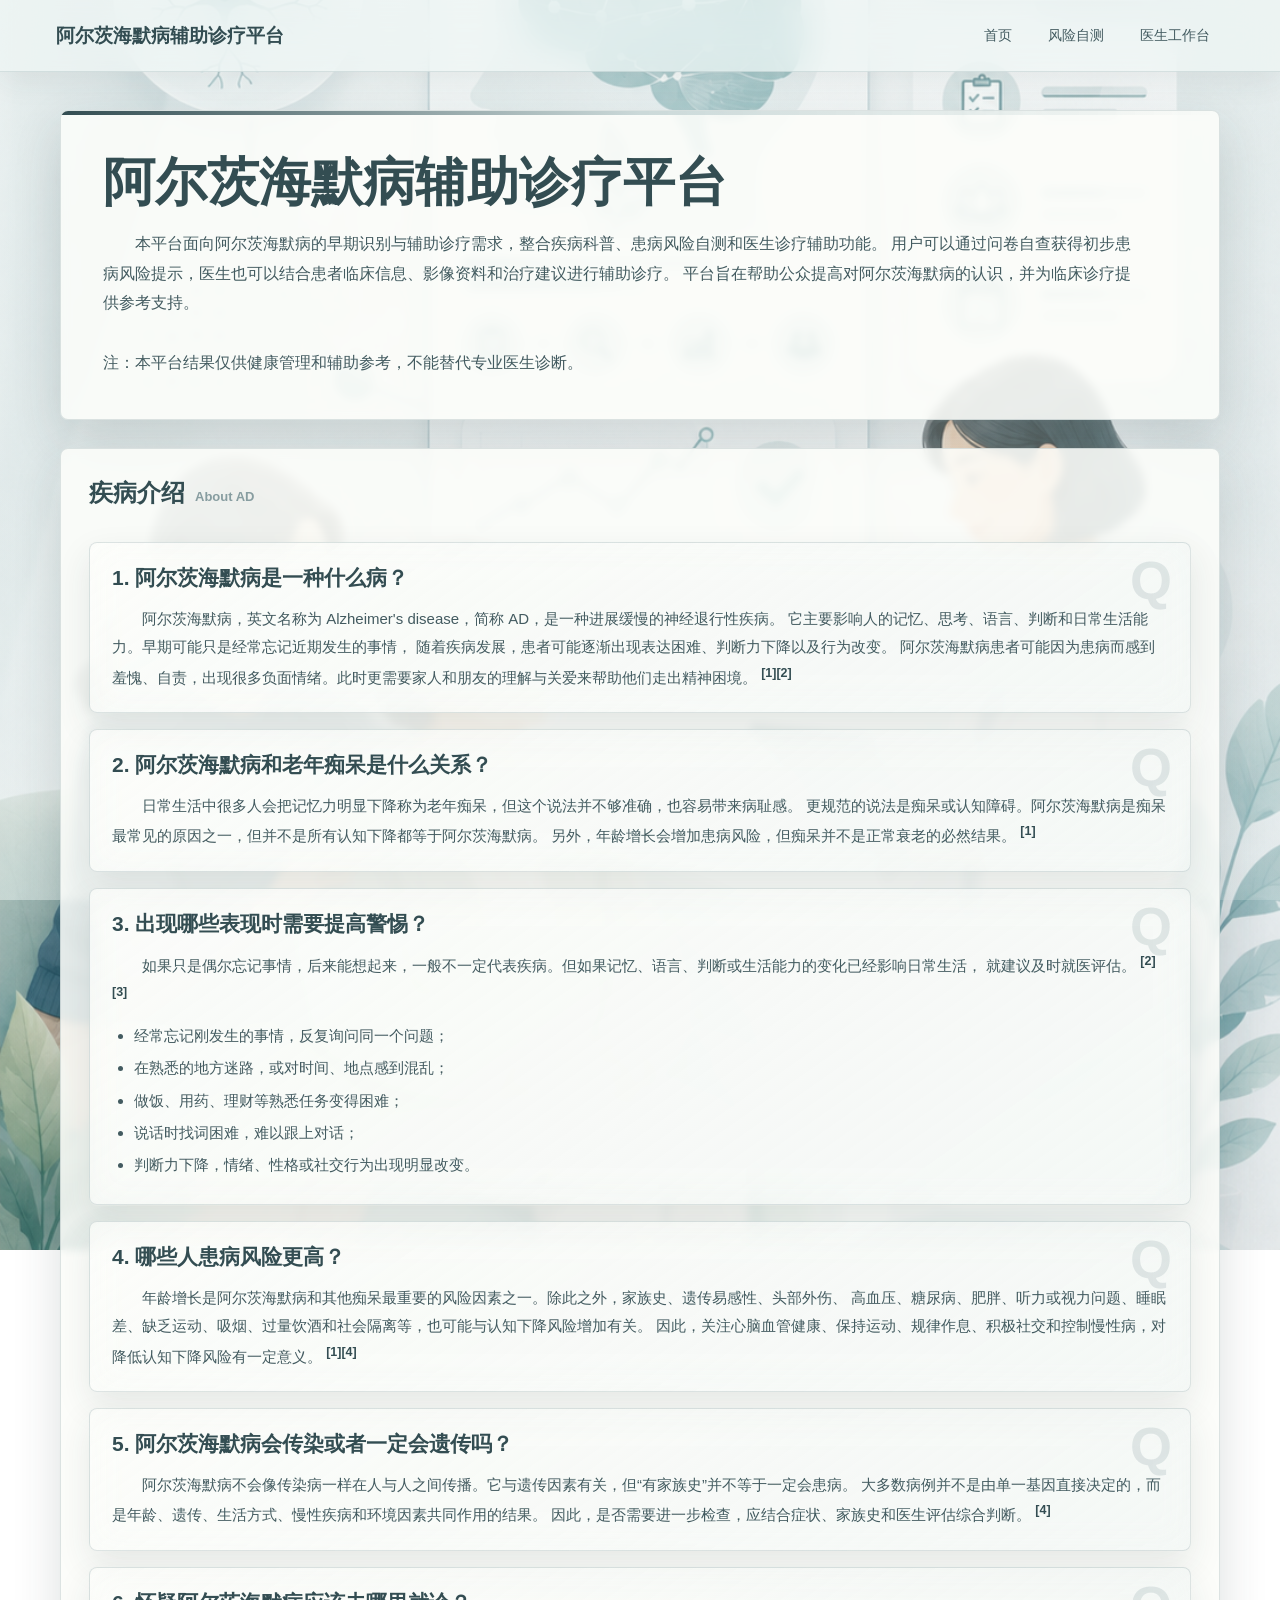
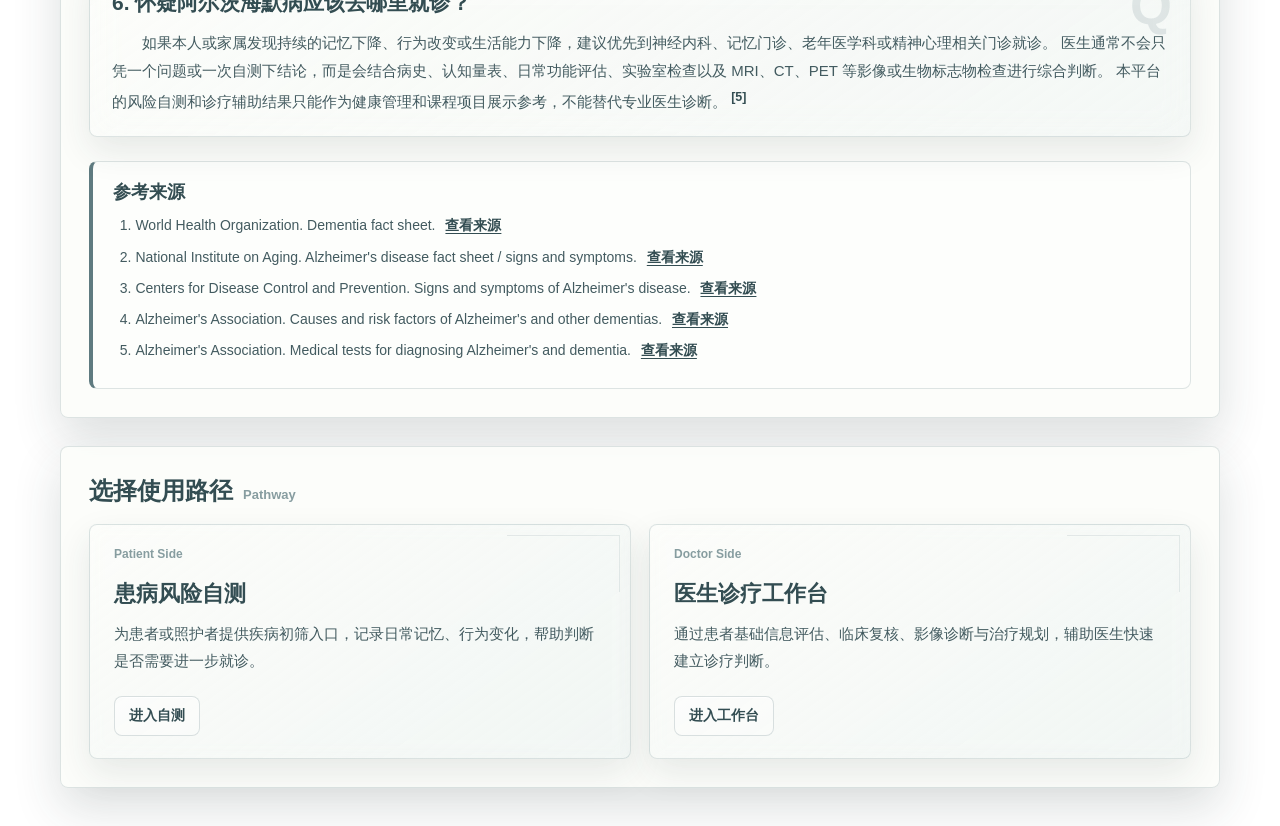
<file: index.html>
<!DOCTYPE html>
<html lang="zh-CN">
<head>
  <meta charset="UTF-8">
  <meta name="viewport" content="width=device-width, initial-scale=1.0">
  <title>阿尔茨海默病辅助诊疗平台</title>
  <link rel="stylesheet" href="./css/common.css">
</head>
<body class="page-bg-home">

  <header class="site-header">
    <div class="logo">阿尔茨海默病辅助诊疗平台</div>
    <nav class="nav-links">
      <a href="./index.html">首页</a>
      <a href="./patient/risk-check/index.html">风险自测</a>
      <a href="./doctor/index.html">医生工作台</a>
    </nav>
  </header>

  <main class="page-container visual-page visual-page-home">

    <section class="hero floating-panel">
      <div class="hero-content hero-panel">
        <h1>阿尔茨海默病辅助诊疗平台</h1>
        <p class="intro-text">
          本平台面向阿尔茨海默病的早期识别与辅助诊疗需求，整合疾病科普、患病风险自测和医生诊疗辅助功能。
          用户可以通过问卷自查获得初步患病风险提示，医生也可以结合患者临床信息、影像资料和治疗建议进行辅助诊疗。
          平台旨在帮助公众提高对阿尔茨海默病的认识，并为临床诊疗提供参考支持。
          <br><br>      
          注：本平台结果仅供健康管理和辅助参考，不能替代专业医生诊断。
        </p>
      </div>
    </section>

    <section class="floating-panel content-panel disease-panel" id="about-ad">
      <h2 class="section-title">疾病介绍 <span>About AD</span></h2>
      <article class="qa-card">
        <h3>1. 阿尔茨海默病是一种什么病？</h3>
        <p>
          阿尔茨海默病，英文名称为 Alzheimer's disease，简称 AD，是一种进展缓慢的神经退行性疾病。
          它主要影响人的记忆、思考、语言、判断和日常生活能力。早期可能只是经常忘记近期发生的事情，
          随着疾病发展，患者可能逐渐出现表达困难、判断力下降以及行为改变。
          阿尔茨海默病患者可能因为患病而感到羞愧、自责，出现很多负面情绪。此时更需要家人和朋友的理解与关爱来帮助他们走出精神困境。
          <sup>[1][2]</sup>
        </p>
      </article>

      <article class="qa-card">
        <h3>2. 阿尔茨海默病和老年痴呆是什么关系？</h3>
        <p>
          日常生活中很多人会把记忆力明显下降称为老年痴呆，但这个说法并不够准确，也容易带来病耻感。
          更规范的说法是痴呆或认知障碍。阿尔茨海默病是痴呆最常见的原因之一，但并不是所有认知下降都等于阿尔茨海默病。
          另外，年龄增长会增加患病风险，但痴呆并不是正常衰老的必然结果。
          <sup>[1]</sup>
        </p>
      </article>

      <article class="qa-card">
        <h3>3. 出现哪些表现时需要提高警惕？</h3>
        <p>
          如果只是偶尔忘记事情，后来能想起来，一般不一定代表疾病。但如果记忆、语言、判断或生活能力的变化已经影响日常生活，
          就建议及时就医评估。
          <sup>[2][3]</sup>
        </p>
        <ul>
          <li>经常忘记刚发生的事情，反复询问同一个问题；</li>
          <li>在熟悉的地方迷路，或对时间、地点感到混乱；</li>
          <li>做饭、用药、理财等熟悉任务变得困难；</li>
          <li>说话时找词困难，难以跟上对话；</li>
          <li>判断力下降，情绪、性格或社交行为出现明显改变。</li>
        </ul>
      </article>

      <article class="qa-card">
        <h3>4. 哪些人患病风险更高？</h3>
        <p>
          年龄增长是阿尔茨海默病和其他痴呆最重要的风险因素之一。除此之外，家族史、遗传易感性、头部外伤、
          高血压、糖尿病、肥胖、听力或视力问题、睡眠差、缺乏运动、吸烟、过量饮酒和社会隔离等，也可能与认知下降风险增加有关。
          因此，关注心脑血管健康、保持运动、规律作息、积极社交和控制慢性病，对降低认知下降风险有一定意义。
          <sup>[1][4]</sup>
        </p>
      </article>

      <article class="qa-card">
        <h3>5. 阿尔茨海默病会传染或者一定会遗传吗？</h3>
        <p>
          阿尔茨海默病不会像传染病一样在人与人之间传播。它与遗传因素有关，但“有家族史”并不等于一定会患病。
          大多数病例并不是由单一基因直接决定的，而是年龄、遗传、生活方式、慢性疾病和环境因素共同作用的结果。
          因此，是否需要进一步检查，应结合症状、家族史和医生评估综合判断。
          <sup>[4]</sup>
        </p>
      </article>

      <article class="qa-card">
        <h3>6. 怀疑阿尔茨海默病应该去哪里就诊？</h3>
        <p>
          如果本人或家属发现持续的记忆下降、行为改变或生活能力下降，建议优先到神经内科、记忆门诊、老年医学科或精神心理相关门诊就诊。
          医生通常不会只凭一个问题或一次自测下结论，而是会结合病史、认知量表、日常功能评估、实验室检查以及 MRI、CT、PET 等影像或生物标志物检查进行综合判断。
          本平台的风险自测和诊疗辅助结果只能作为健康管理和课程项目展示参考，不能替代专业医生诊断。
          <sup>[5]</sup>
        </p>
      </article>

      <div class="source-box">
        <h3>参考来源</h3>
        <ol>
          <li>
            World Health Organization. Dementia fact sheet.
            <a href="https://www.who.int/news-room/fact-sheets/detail/dementia" target="_blank" rel="noopener noreferrer">查看来源</a>
          </li>
          <li>
            National Institute on Aging. Alzheimer's disease fact sheet / signs and symptoms.
            <a href="https://www.nia.nih.gov/health/alzheimers-and-dementia/alzheimers-disease-fact-sheet" target="_blank" rel="noopener noreferrer">查看来源</a>
          </li>
          <li>
            Centers for Disease Control and Prevention. Signs and symptoms of Alzheimer's disease.
            <a href="https://www.cdc.gov/alzheimers-dementia/signs-symptoms/alzheimers.html" target="_blank" rel="noopener noreferrer">查看来源</a>
          </li>
          <li>
            Alzheimer's Association. Causes and risk factors of Alzheimer's and other dementias.
            <a href="https://www.alz.org/alzheimers-dementia/what-is-alzheimers/causes-and-risk-factors" target="_blank" rel="noopener noreferrer">查看来源</a>
          </li>
          <li>
            Alzheimer's Association. Medical tests for diagnosing Alzheimer's and dementia.
            <a href="https://www.alz.org/alzheimers-dementia/diagnosis/medical_tests" target="_blank" rel="noopener noreferrer">查看来源</a>
          </li>
        </ol>
      </div>
    </section>

    <section class="floating-panel content-panel">
      <h2 class="section-title">选择使用路径 <span>Pathway</span></h2>

      <section class="card-grid">
        <a class="card" href="./patient/risk-check/index.html">
          <span class="card-meta">Patient Side</span>
          <h2>患病风险自测</h2>
          <p>
            为患者或照护者提供疾病初筛入口，记录日常记忆、行为变化，帮助判断是否需要进一步就诊。
          </p>
          <span class="primary-button">进入自测</span>
        </a>

        <a class="card" href="./doctor/index.html">
          <span class="card-meta">Doctor Side</span>
          <h2>医生诊疗工作台</h2>
          <p>
            通过患者基础信息评估、临床复核、影像诊断与治疗规划，辅助医生快速建立诊疗判断。
          </p>
          <span class="primary-button">进入工作台</span>
        </a>
      </section>
    </section>

  </main>

</body>
</html>
</file>
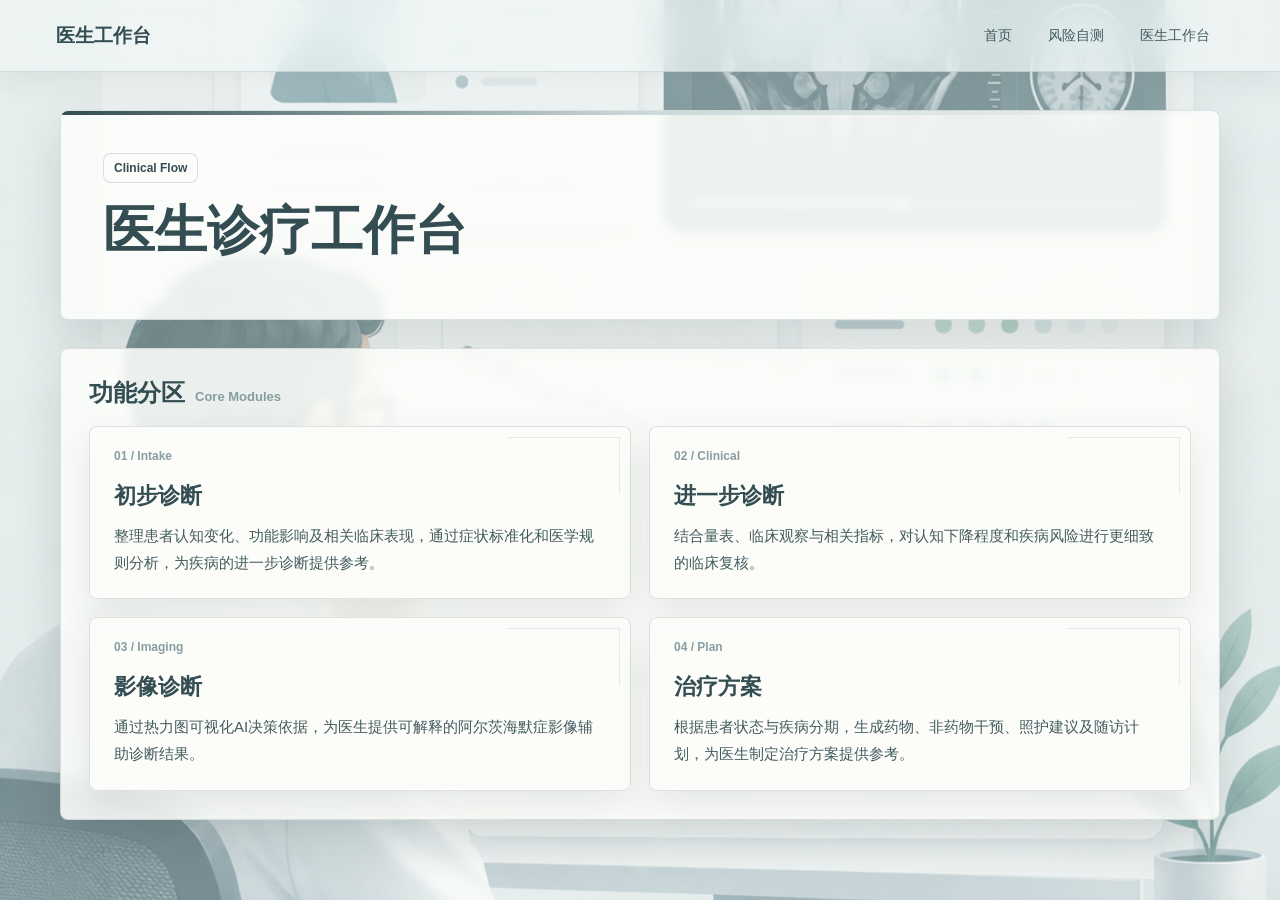
<file: doctor/index.html>
<!DOCTYPE html>
<html lang="zh-CN">
<head>
  <meta charset="UTF-8">
  <meta name="viewport" content="width=device-width, initial-scale=1.0">
  <title>医生诊疗工作台</title>
  <link rel="stylesheet" href="../css/common.css">
</head>
<body class="page-bg-doctor">

  <header class="site-header">
    <div class="logo">医生工作台</div>
    <nav class="nav-links">
      <a href="../index.html">首页</a>
      <a href="../patient/risk-check/index.html">风险自测</a>
      <a href="./index.html">医生工作台</a>
    </nav>
  </header>

  <main class="page-container visual-page visual-page-doctor">

    <section class="hero floating-panel">
      <div class="hero-content hero-panel">
        <span class="hero-tag">Clinical Flow</span>
        <h1>医生诊疗工作台</h1>
      </div>
    </section>

    <section class="floating-panel content-panel">
      <h2 class="section-title">功能分区 <span>Core Modules</span></h2>

      <section class="module-grid">

        <a class="module-card" href="./basic-diagnosis/index.html">
          <span class="module-kicker">01 / Intake</span>
          <h2>初步诊断</h2>
          <p>
          整理患者认知变化、功能影响及相关临床表现，通过症状标准化和医学规则分析，为疾病的进一步诊断提供参考。
          </p>
        </a>

        <a class="module-card" href="./clinical-diagnosis/index.html">
          <span class="module-kicker">02 / Clinical</span>
          <h2>进一步诊断</h2>
          <p>
            结合量表、临床观察与相关指标，对认知下降程度和疾病风险进行更细致的临床复核。
          </p>
        </a>

        <a class="module-card" href="./imaging-diagnosis/index.html">
          <span class="module-kicker">03 / Imaging</span>
          <h2>影像诊断</h2>
          <p>
            通过热力图可视化AI决策依据，为医生提供可解释的阿尔茨海默症影像辅助诊断结果。
          </p>
        </a>

        <a class="module-card" href="./treatment/index.html">
          <span class="module-kicker">04 / Plan</span>
          <h2>治疗方案</h2>
          <p>
            根据患者状态与疾病分期，生成药物、非药物干预、照护建议及随访计划，为医生制定治疗方案提供参考。
          </p>
        </a>

      </section>
    </section>

  </main>

</body>
</html>
</file>
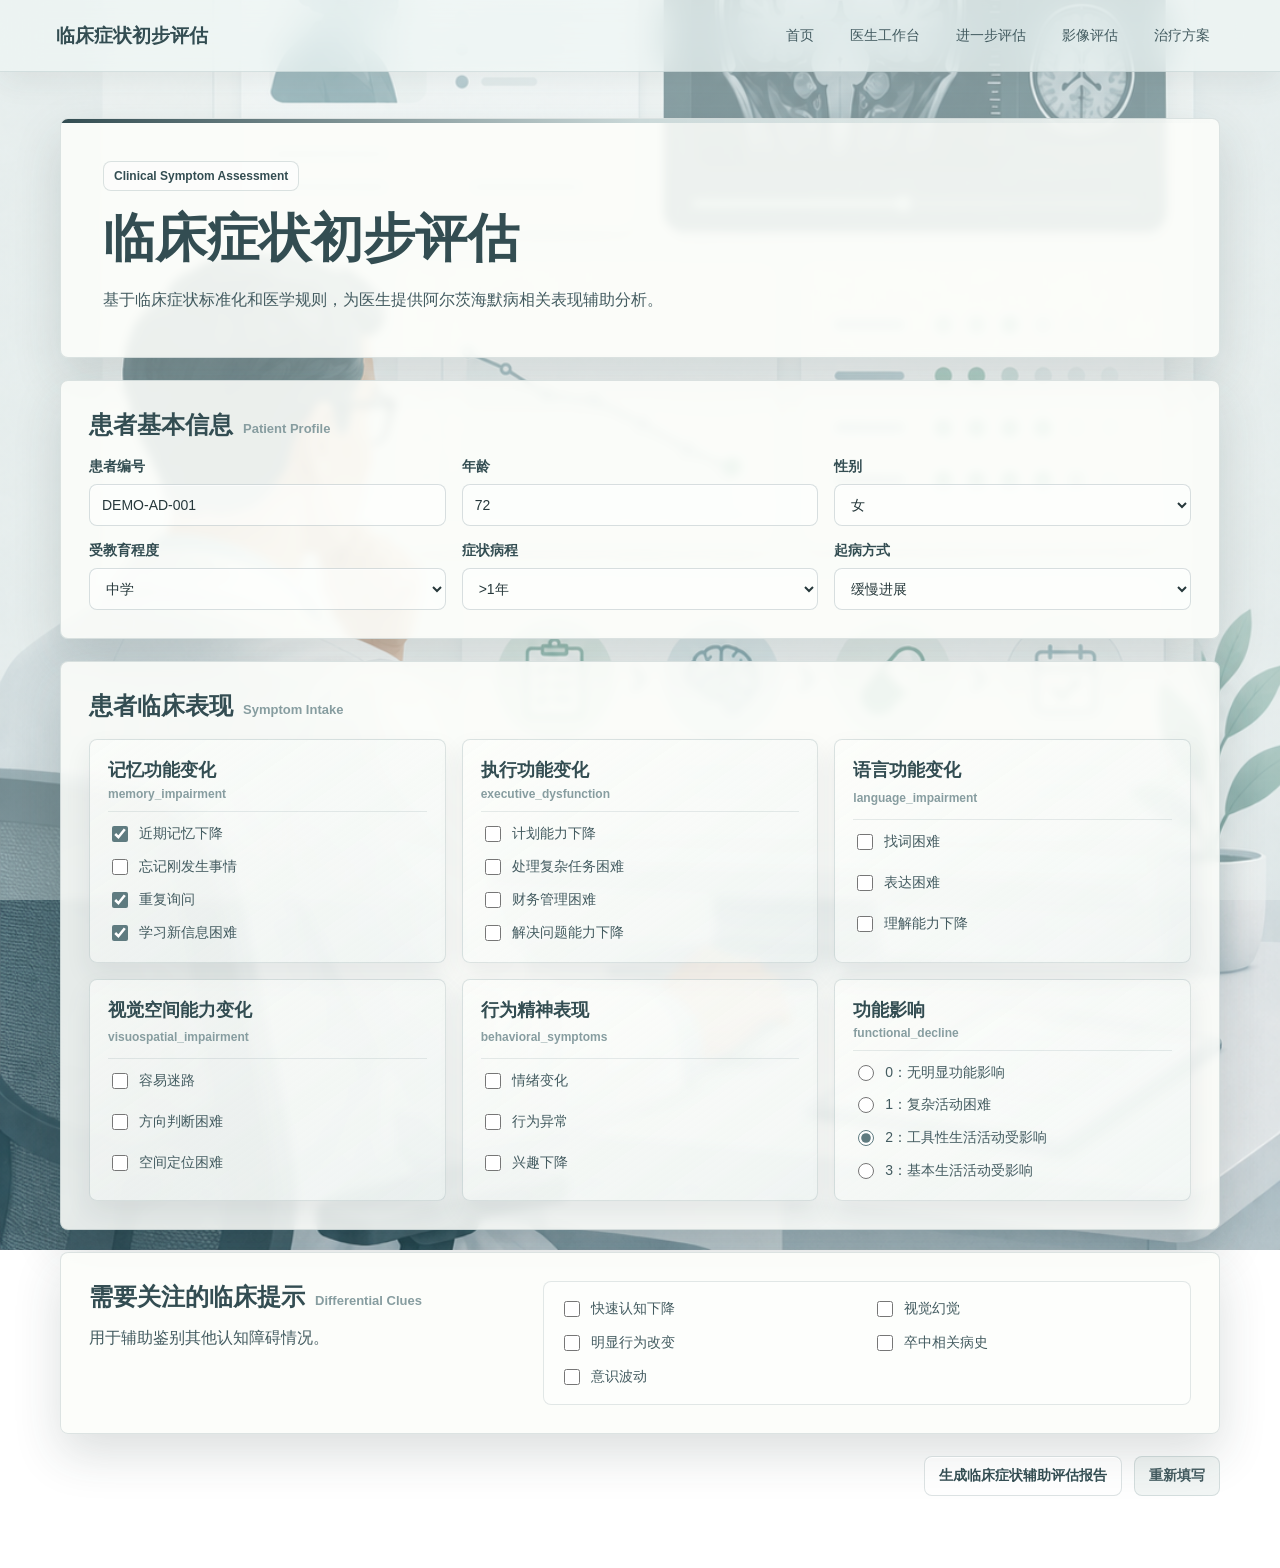
<file: doctor/basic-diagnosis/index.html>
<!DOCTYPE html>
<html lang="zh-CN">
<head>
  <meta charset="UTF-8" />
  <meta name="viewport" content="width=device-width, initial-scale=1.0" />
  <title>临床症状初步评估 - Clinical Symptom Assessment</title>
  <link rel="stylesheet" href="../../css/common.css" />
  <link rel="stylesheet" href="./basic-diagnosis.css" />
</head>
<body class="page-bg-doctor">

  <header class="site-header">
    <div class="logo">临床症状初步评估</div>
    <nav class="nav-links">
      <a href="../../index.html">首页</a>
      <a href="../index.html">医生工作台</a>
      <a href="../clinical-diagnosis/index.html">进一步评估</a>
      <a href="../imaging-diagnosis/index.html">影像评估</a>
      <a href="../treatment/index.html">治疗方案</a>
    </nav>
  </header>

  <main class="page-container basic-diagnosis-page">
    <section class="hero floating-panel assessment-hero">
      <div class="hero-content hero-panel">
        <span class="hero-tag">Clinical Symptom Assessment</span>
        <h1>临床症状初步评估</h1>
        <p>
          基于临床症状标准化和医学规则，为医生提供阿尔茨海默病相关表现辅助分析。
        </p>
      </div>
    </section>

    <section class="floating-panel content-panel assessment-panel">
      <h2 class="section-title">患者基本信息 <span>Patient Profile</span></h2>
      <div class="basic-form-grid">
        <label class="field-item">
          <span>患者编号</span>
          <input id="patientId" type="text" placeholder="如 P20260708001" autocomplete="off" />
        </label>

        <label class="field-item">
          <span>年龄</span>
          <input id="patientAge" type="number" min="40" max="110" placeholder="如 68" />
        </label>

        <label class="field-item">
          <span>性别</span>
          <select id="patientGender">
            <option value="">请选择</option>
            <option value="男">男</option>
            <option value="女">女</option>
            <option value="未说明">未说明</option>
          </select>
        </label>

        <label class="field-item">
          <span>受教育程度</span>
          <select id="education">
            <option value="">请选择</option>
            <option value="小学及以下">小学及以下</option>
            <option value="中学">中学</option>
            <option value="高中">高中</option>
            <option value="大学及以上">大学及以上</option>
          </select>
        </label>

        <label class="field-item">
          <span>症状病程</span>
          <select id="course">
            <option value="">请选择</option>
            <option value="<6个月">&lt;6个月</option>
            <option value="6个月-1年">6个月-1年</option>
            <option value=">1年">&gt;1年</option>
          </select>
        </label>

        <label class="field-item">
          <span>起病方式</span>
          <select id="onset">
            <option value="">请选择</option>
            <option value="缓慢进展">缓慢进展</option>
            <option value="突然出现">突然出现</option>
            <option value="不明确">不明确</option>
          </select>
        </label>
      </div>
    </section>

    <section class="floating-panel content-panel assessment-panel">
      <h2 class="section-title">患者临床表现 <span>Symptom Intake</span></h2>
      <div class="symptom-grid" aria-label="临床症状分类录入">
        <article class="symptom-card" data-domain="memory_impairment">
          <div class="symptom-card-head">
            <h3>记忆功能变化</h3>
            <span>memory_impairment</span>
          </div>
          <label><input type="checkbox" value="近期记忆下降" />近期记忆下降</label>
          <label><input type="checkbox" value="忘记刚发生事情" />忘记刚发生事情</label>
          <label><input type="checkbox" value="重复询问" />重复询问</label>
          <label><input type="checkbox" value="新信息学习困难" />学习新信息困难</label>
        </article>

        <article class="symptom-card" data-domain="executive_dysfunction">
          <div class="symptom-card-head">
            <h3>执行功能变化</h3>
            <span>executive_dysfunction</span>
          </div>
          <label><input type="checkbox" value="计划能力下降" />计划能力下降</label>
          <label><input type="checkbox" value="处理复杂任务困难" />处理复杂任务困难</label>
          <label><input type="checkbox" value="财务管理困难" />财务管理困难</label>
          <label><input type="checkbox" value="解决问题能力下降" />解决问题能力下降</label>
        </article>

        <article class="symptom-card" data-domain="language_impairment">
          <div class="symptom-card-head">
            <h3>语言功能变化</h3>
            <span>language_impairment</span>
          </div>
          <label><input type="checkbox" value="找词困难" />找词困难</label>
          <label><input type="checkbox" value="表达困难" />表达困难</label>
          <label><input type="checkbox" value="理解能力下降" />理解能力下降</label>
        </article>

        <article class="symptom-card" data-domain="visuospatial_impairment">
          <div class="symptom-card-head">
            <h3>视觉空间能力变化</h3>
            <span>visuospatial_impairment</span>
          </div>
          <label><input type="checkbox" value="容易迷路" />容易迷路</label>
          <label><input type="checkbox" value="方向判断困难" />方向判断困难</label>
          <label><input type="checkbox" value="空间定位困难" />空间定位困难</label>
        </article>

        <article class="symptom-card" data-domain="behavioral_symptoms">
          <div class="symptom-card-head">
            <h3>行为精神表现</h3>
            <span>behavioral_symptoms</span>
          </div>
          <label><input type="checkbox" value="情绪变化" />情绪变化</label>
          <label><input type="checkbox" value="行为异常" />行为异常</label>
          <label><input type="checkbox" value="兴趣下降" />兴趣下降</label>
        </article>

        <article class="symptom-card functional-card" data-domain="functional_decline">
          <div class="symptom-card-head">
            <h3>功能影响</h3>
          <span>functional_decline</span>
          </div>
          <label><input type="radio" name="functionalDecline" value="0" data-text="无明显功能影响" checked />0：无明显功能影响</label>
          <label><input type="radio" name="functionalDecline" value="1" data-text="复杂活动困难" />1：复杂活动困难</label>
          <label><input type="radio" name="functionalDecline" value="2" data-text="工具性生活活动受影响" />2：工具性生活活动受影响</label>
          <label><input type="radio" name="functionalDecline" value="3" data-text="基本生活活动受影响" />3：基本生活活动受影响</label>
        </article>
      </div>
    </section>

    <section class="floating-panel content-panel assessment-panel red-flag-panel">
      <div class="red-flag-copy">
        <h2 class="section-title">需要关注的临床提示 <span>Differential Clues</span></h2>
        <p>用于辅助鉴别其他认知障碍情况。</p>
      </div>
      <div class="red-flag-list">
        <label><input type="checkbox" value="快速认知下降" />快速认知下降</label>
        <label><input type="checkbox" value="视觉幻觉" />视觉幻觉</label>
        <label><input type="checkbox" value="明显行为改变" />明显行为改变</label>
        <label><input type="checkbox" value="卒中相关病史" />卒中相关病史</label>
        <label><input type="checkbox" value="意识波动" />意识波动</label>
      </div>
    </section>

    <section class="action-row">
      <button id="analyzeBtn" class="primary-button assessment-button" type="button">生成临床症状辅助评估报告</button>
      <button id="resetBtn" class="secondary-button" type="button">重新填写</button>
    </section>

    <section id="resultPanel" class="floating-panel content-panel assessment-panel report-panel" hidden>
      <div class="report-head">
        <div>
          <span class="module-eyebrow">Clinical Report</span>
          <h2>临床症状辅助评估报告</h2>
        </div>
        <p id="reportMeta">请完成临床症状分析。</p>
      </div>
      <div id="demoBadge" class="demo-badge">Synthetic demonstration case</div>

      <article class="clinical-summary-card">
        <h3>临床摘要卡片</h3>
        <div class="summary-card-grid">
          <section>
            <span>主要临床表现</span>
            <p id="summaryCardPresentation"></p>
          </section>
          <section>
            <span>主要受累领域</span>
            <p id="summaryCardDomain"></p>
          </section>
          <section>
            <span>当前评估方向</span>
            <p id="summaryCardDirection"></p>
          </section>
          <section>
            <span>建议下一步</span>
            <p id="summaryCardNext"></p>
          </section>
        </div>
      </article>

      <div class="report-section-title">分析模块卡片</div>
      <div class="report-grid report-grid-two">
        <article class="report-block patient-info-block">
          <h3>患者基本信息</h3>
          <p id="patientInfoText"></p>
        </article>
        <article class="report-block">
          <h3>当前临床表现总结</h3>
          <p id="summaryText"></p>
        </article>
        <article class="report-block">
          <h3>主要认知领域分析</h3>
          <p id="domainText"></p>
        </article>
        <article class="report-block">
          <h3>AD相关临床模式分析</h3>
          <p id="patternText"></p>
        </article>
        <article class="report-block">
          <h3>疾病阶段辅助评估</h3>
          <p id="stageText"></p>
        </article>
        <article class="report-block impression-block">
          <h3>初步临床印象</h3>
          <p id="overallImpressionText"></p>
        </article>
        <article class="report-block">
          <h3>需要关注的鉴别方向</h3>
          <p id="differentialText"></p>
        </article>
      </div>

      <div class="report-section-title">行动建议卡片</div>
      <div class="report-grid report-grid-two">
        <article class="report-block">
          <h3>建议进一步完善的评估项目</h3>
          <p id="examText"></p>
        </article>
        <article class="report-block">
          <h3>专科评估建议</h3>
          <p id="specialistText"></p>
        </article>
        <article class="report-block">
          <h3>后续问诊建议</h3>
          <p id="interviewText"></p>
        </article>
        <article class="report-block">
          <h3>判断依据</h3>
          <p id="evidenceText"></p>
        </article>
      </div>

      <div class="doctor-note-card">
        <label for="doctorNote">医生补充备注</label>
        <textarea id="doctorNote" placeholder="请输入问诊补充信息、家属描述或查体结果。"></textarea>
      </div>

      <div class="system-description-card">
        <h3>系统说明</h3>
        <p id="systemDescriptionText"></p>
      </div>
    </section>
  </main>

    <script src="./config.js"></script>
    <script src="./basic-diagnosis.js"></script>
  </body>
</html>
</file>
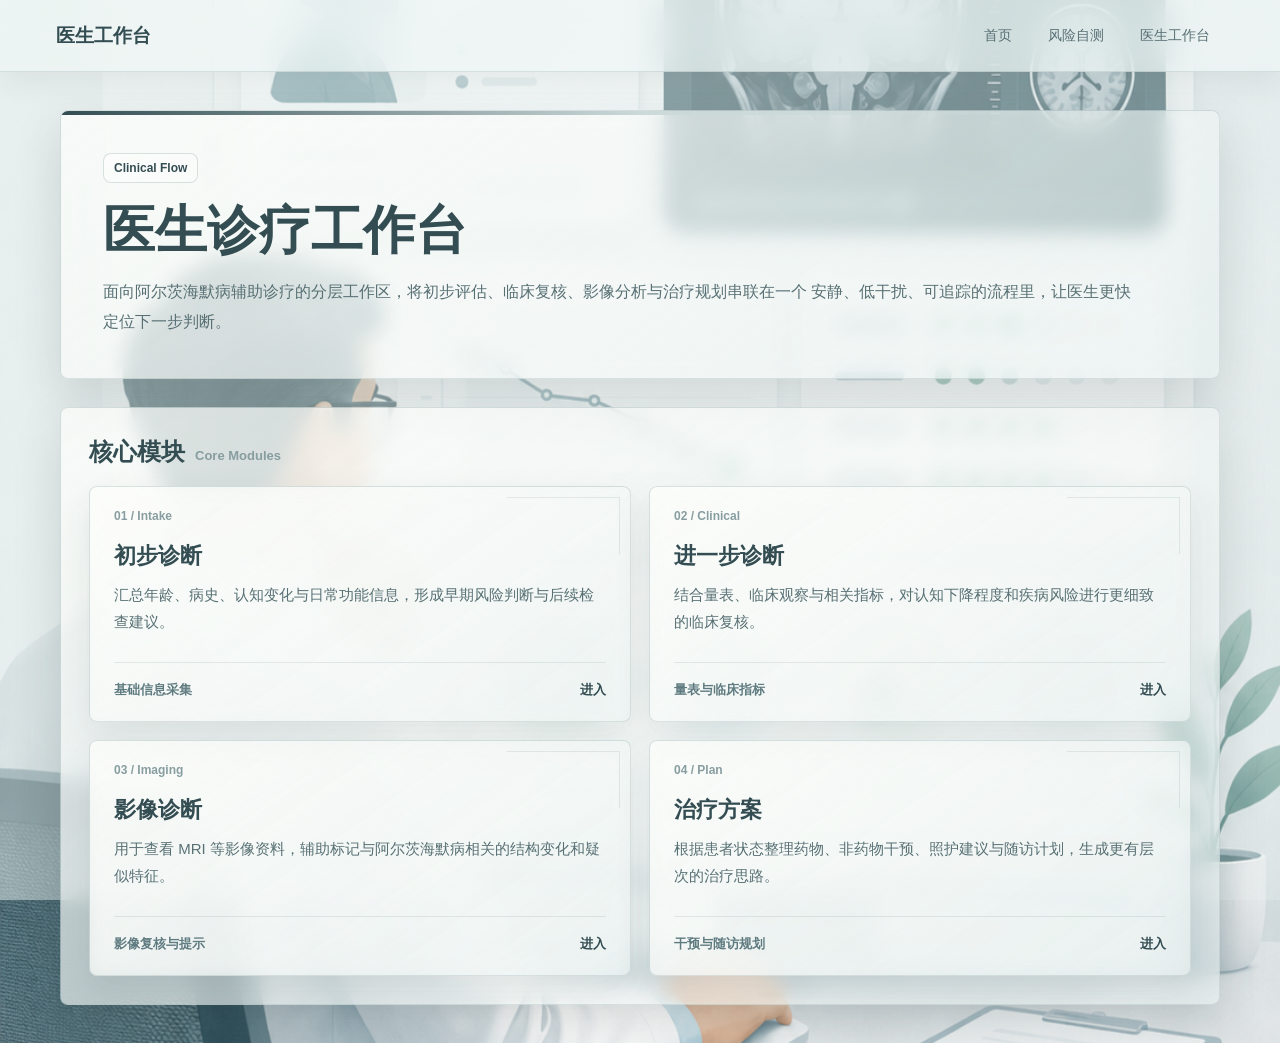
<file: doctor/clinical-diagnosis/doctor/index.html>
<!DOCTYPE html>
<html lang="zh-CN">
<head>
  <meta charset="UTF-8">
  <meta name="viewport" content="width=device-width, initial-scale=1.0">
  <title>医生诊疗工作台</title>
  <link rel="stylesheet" href="../css/common.css">
</head>
<body class="page-bg-doctor">

  <header class="site-header">
    <div class="logo">医生工作台</div>
    <nav class="nav-links">
      <a href="../index.html">首页</a>
      <a href="../patient/risk-check/index.html">风险自测</a>
      <a href="./index.html">医生工作台</a>
    </nav>
  </header>

  <main class="page-container visual-page visual-page-doctor">

    <section class="hero floating-panel">
      <div class="hero-content hero-panel">
        <span class="hero-tag">Clinical Flow</span>
        <h1>医生诊疗工作台</h1>
        <p>
          面向阿尔茨海默病辅助诊疗的分层工作区，将初步评估、临床复核、影像分析与治疗规划串联在一个
          安静、低干扰、可追踪的流程里，让医生更快定位下一步判断。
        </p>
      </div>
    </section>

    <section class="floating-panel content-panel">
      <h2 class="section-title">核心模块 <span>Core Modules</span></h2>

      <section class="module-grid">

        <a class="module-card" href="./basic-diagnosis/index.html">
          <span class="module-kicker">01 / Intake</span>
          <h2>初步诊断</h2>
          <p>
            汇总年龄、病史、认知变化与日常功能信息，形成早期风险判断与后续检查建议。
          </p>
          <div class="module-foot">基础信息采集</div>
        </a>

        <a class="module-card" href="./clinical-diagnosis/index.html">
          <span class="module-kicker">02 / Clinical</span>
          <h2>进一步诊断</h2>
          <p>
            结合量表、临床观察与相关指标，对认知下降程度和疾病风险进行更细致的临床复核。
          </p>
          <div class="module-foot">量表与临床指标</div>
        </a>

        <a class="module-card" href="./imaging-diagnosis/index.html">
          <span class="module-kicker">03 / Imaging</span>
          <h2>影像诊断</h2>
          <p>
            用于查看 MRI 等影像资料，辅助标记与阿尔茨海默病相关的结构变化和疑似特征。
          </p>
          <div class="module-foot">影像复核与提示</div>
        </a>

        <a class="module-card" href="./treatment/index.html">
          <span class="module-kicker">04 / Plan</span>
          <h2>治疗方案</h2>
          <p>
            根据患者状态整理药物、非药物干预、照护建议与随访计划，生成更有层次的治疗思路。
          </p>
          <div class="module-foot">干预与随访规划</div>
        </a>

      </section>
    </section>

  </main>

</body>
</html>
</file>
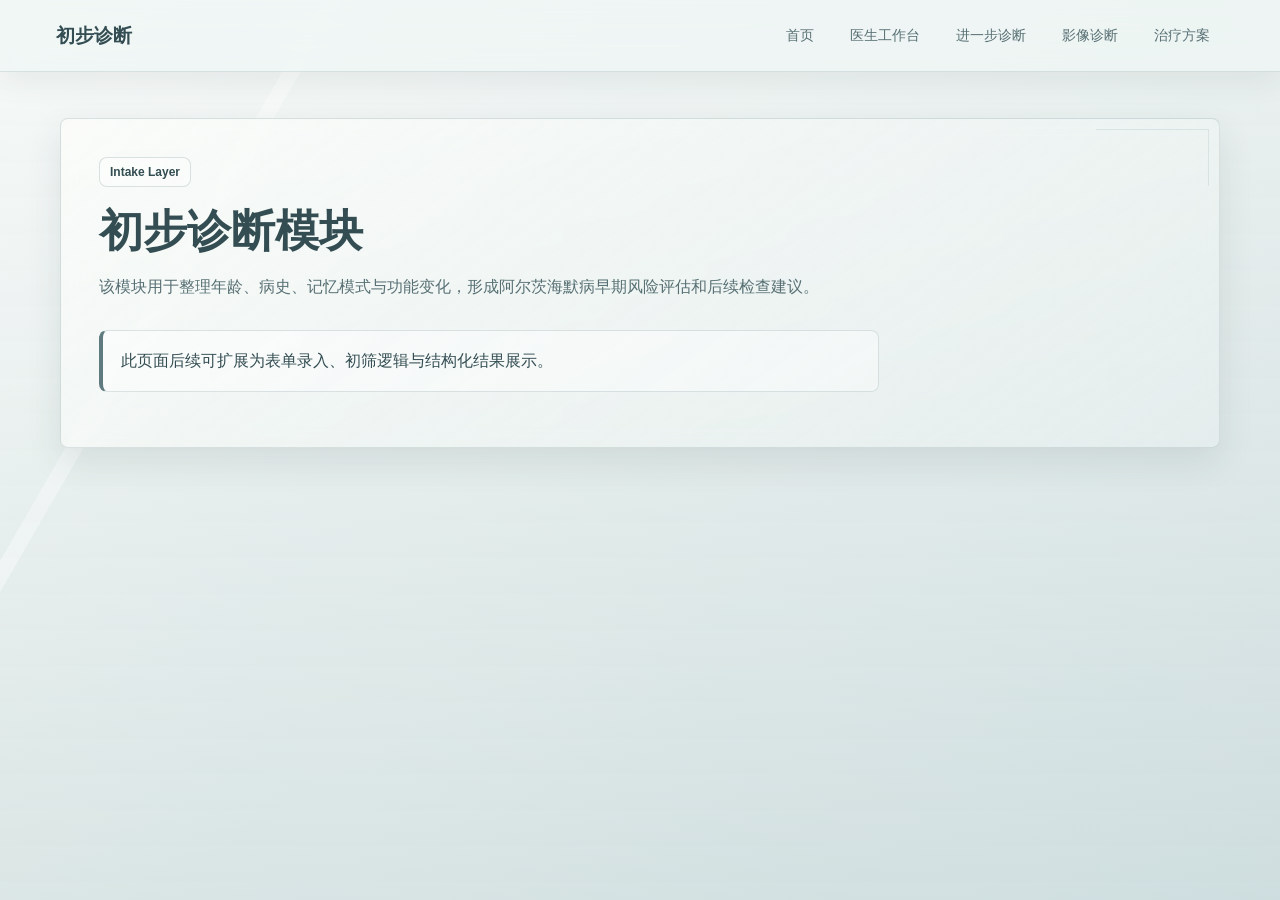
<file: doctor/clinical-diagnosis/doctor/basic-diagnosis/index.html>
<!DOCTYPE html>
<html lang="zh-CN">
<head>
  <meta charset="UTF-8">
  <meta name="viewport" content="width=device-width, initial-scale=1.0">
  <title>初步诊断</title>
  <link rel="stylesheet" href="../../css/common.css">
</head>
<body>

  <header class="site-header">
    <div class="logo">初步诊断</div>
    <nav class="nav-links">
      <a href="../../index.html">首页</a>
      <a href="../index.html">医生工作台</a>
      <a href="../clinical-diagnosis/index.html">进一步诊断</a>
      <a href="../imaging-diagnosis/index.html">影像诊断</a>
      <a href="../treatment/index.html">治疗方案</a>
    </nav>
  </header>

  <main class="page-container">
    <section class="module-placeholder">
      <span class="module-eyebrow">Intake Layer</span>
      <h1>初步诊断模块</h1>
      <p>
        该模块用于整理年龄、病史、记忆模式与功能变化，形成阿尔茨海默病早期风险评估和后续检查建议。
      </p>

      <div class="notice">
        此页面后续可扩展为表单录入、初筛逻辑与结构化结果展示。
      </div>
    </section>
  </main>

</body>
</html>
</file>
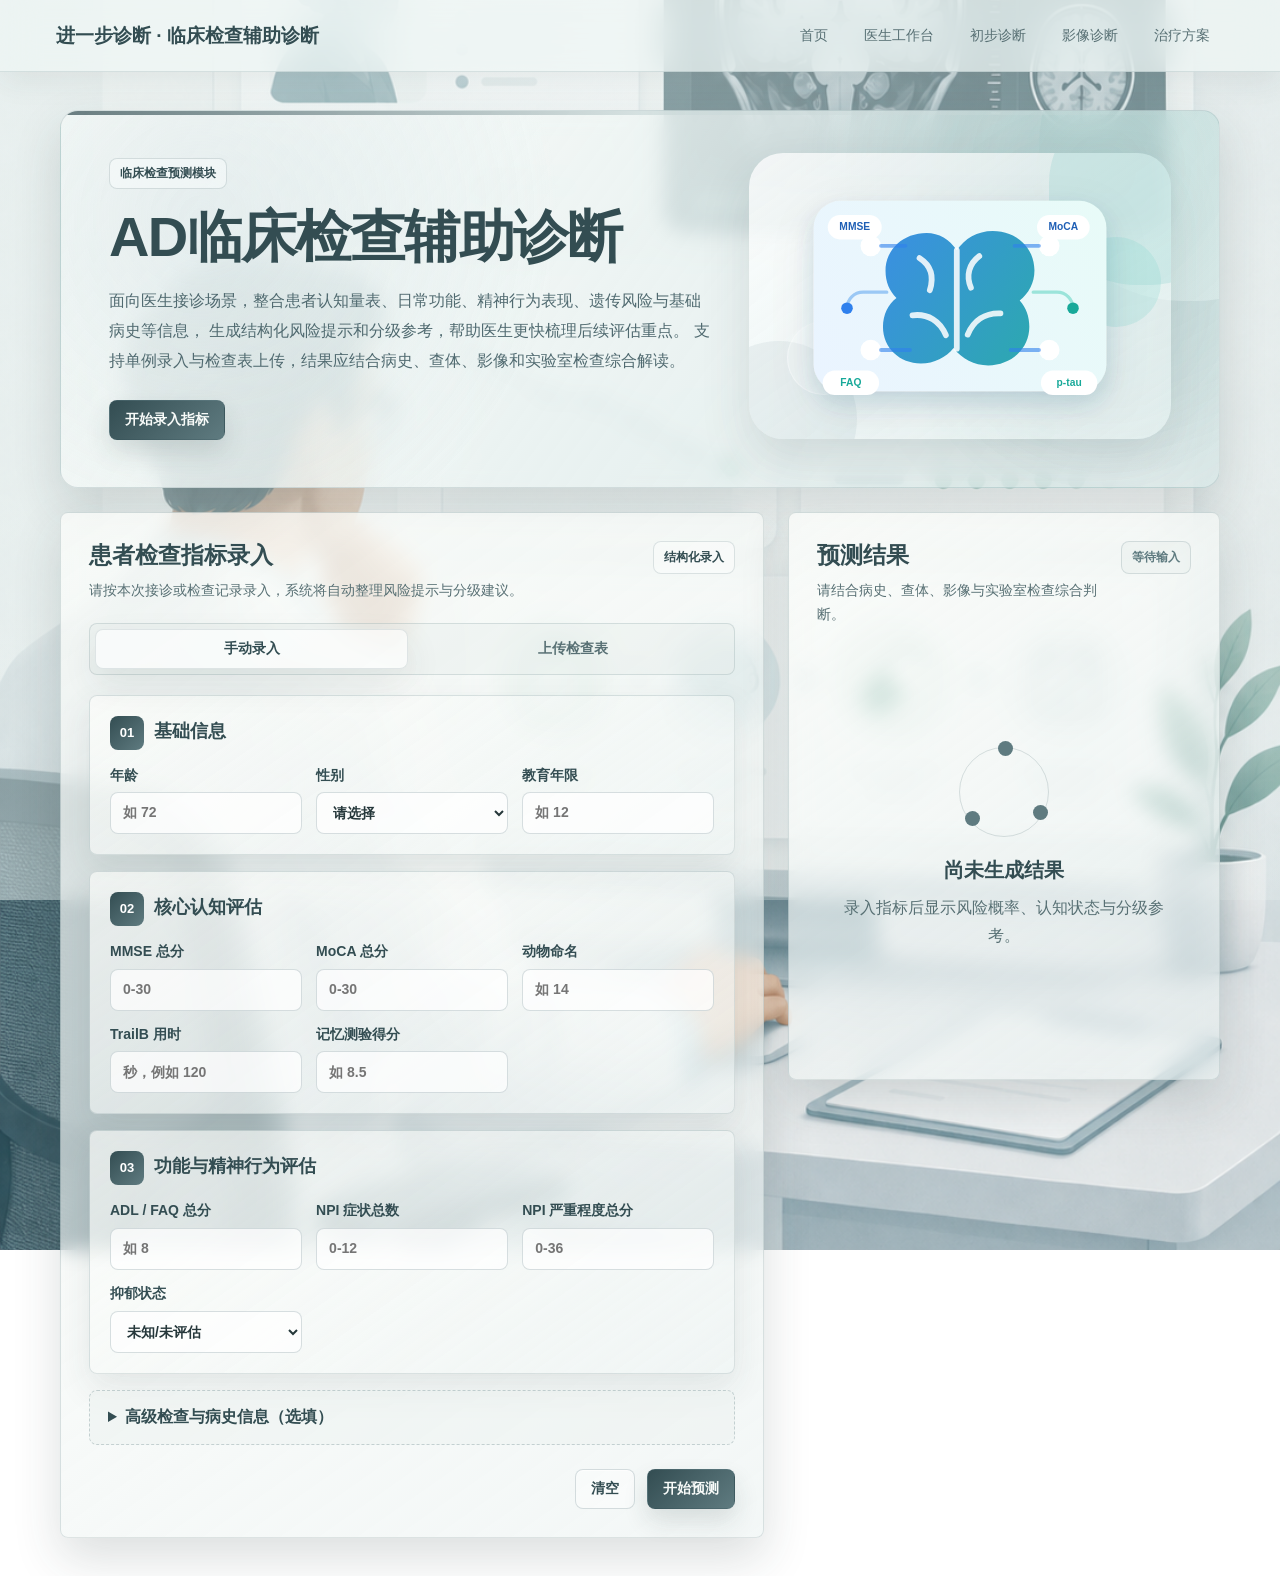
<file: doctor/clinical-diagnosis/doctor/clinical-diagnosis/index.html>
<!DOCTYPE html>
<html lang="zh-CN">
<head>
  <meta charset="UTF-8">
  <meta name="viewport" content="width=device-width, initial-scale=1.0">
  <title>AD临床检查辅助诊断</title>
  <link rel="stylesheet" href="../../css/common.css">
  <link rel="stylesheet" href="./style.css">
</head>
<body class="page-bg-doctor clinical-page">

  <header class="site-header">
    <div class="logo">进一步诊断 · 临床检查辅助诊断</div>
    <nav class="nav-links">
      <a href="../../index.html">首页</a>
      <a href="../index.html">医生工作台</a>
      <a href="../basic-diagnosis/index.html">初步诊断</a>
      <a href="../imaging-diagnosis/index.html">影像诊断</a>
      <a href="../treatment/index.html">治疗方案</a>
    </nav>
  </header>

  <main class="page-container visual-page visual-page-doctor clinical-shell">

    <section class="hero floating-panel clinical-hero">
      <div class="clinical-hero-layout">
        <div class="hero-content hero-panel clinical-hero-copy">
          <span class="hero-tag">临床检查预测模块</span>
          <h1>AD临床检查辅助诊断</h1>
          <p>
            面向医生接诊场景，整合患者认知量表、日常功能、精神行为表现、遗传风险与基础病史等信息，
            生成结构化风险提示和分级参考，帮助医生更快梳理后续评估重点。
            支持单例录入与检查表上传，结果应结合病史、查体、影像和实验室检查综合解读。
          </p>
          <div class="clinical-actions">
            <button class="clinical-btn primary" id="startBtn" type="button">开始录入指标</button>
          </div>
        </div>

        <div class="clinical-hero-visual" aria-label="临床检查指标示意">
          <div class="illustration-card">
            <span class="visual-orb orb-a"></span>
            <span class="visual-orb orb-b"></span>
            <img class="clinical-illustration" src="./assets/ad-clinical-illustration.svg" alt="AD 临床检查指标示意图">
            <button class="clinical-dot-btn" id="exampleBtn" type="button" aria-label="载入演示患者数据"></button>
          </div>
        </div>
      </div>
    </section>

    <section class="clinical-grid" id="formArea">
      <section class="floating-panel content-panel clinical-panel input-panel">
        <div class="clinical-panel-title">
          <div>
            <h2>患者检查指标录入</h2>
            <p>请按本次接诊或检查记录录入，系统将自动整理风险提示与分级建议。</p>
          </div>
          <span class="clinical-tag">结构化录入</span>
        </div>

        <div class="tabs">
          <button class="tab active" data-tab="manual" type="button">手动录入</button>
          <button class="tab" data-tab="upload" type="button">上传检查表</button>
        </div>

        <div class="tab-panel active" id="manual">
          <form id="patientForm">
            <div class="form-block">
              <h3><span>01</span>基础信息</h3>
              <div class="form-grid">
                <label>年龄<input name="age" type="number" min="40" max="110" placeholder="如 72" required></label>
                <label>性别<select name="sex" required><option value="">请选择</option><option value="1">男</option><option value="2">女</option></select></label>
                <label>教育年限<input name="educ" type="number" min="0" max="30" placeholder="如 12" required></label>
              </div>
            </div>

            <div class="form-block">
              <h3><span>02</span>核心认知评估</h3>
              <div class="form-grid">
                <label>MMSE 总分<input name="mmse" type="number" min="0" max="30" placeholder="0-30" required></label>
                <label>MoCA 总分<input name="moca" type="number" min="0" max="30" placeholder="0-30" required></label>
                <label>动物命名<input name="animals" type="number" min="0" max="60" placeholder="如 14"></label>
                <label>TrailB 用时<input name="trailb" type="number" min="0" max="600" placeholder="秒，例如 120"></label>
                <label>记忆测验得分<input name="memory_score" type="number" step="0.1" placeholder="如 8.5"></label>
              </div>
            </div>

            <div class="form-block">
              <h3><span>03</span>功能与精神行为评估</h3>
              <div class="form-grid">
                <label>ADL / FAQ 总分<input name="faq_sum" type="number" min="0" max="30" placeholder="如 8" required></label>
                <label>NPI 症状总数<input name="npi_symptom_sum" type="number" min="0" max="12" placeholder="0-12"></label>
                <label>NPI 严重程度总分<input name="npi_severity_sum" type="number" min="0" max="36" placeholder="0-36"></label>
                <label>抑郁状态<select name="depression"><option value="">未知/未评估</option><option value="0">无</option><option value="1">有</option></select></label>
              </div>
            </div>

            <details class="advanced">
              <summary>高级检查与病史信息（选填）</summary>
              <div class="form-grid">
                <label>APOE ε4 状态<select name="apoe4"><option value="">未检测/未知</option><option value="0">无 ε4</option><option value="1">携带 1 个 ε4</option><option value="2">携带 2 个 ε4</option></select></label>
                <label>Aβ42<input name="abeta42" type="number" step="0.01" placeholder="如有则填"></label>
                <label>total tau<input name="total_tau" type="number" step="0.01" placeholder="如有则填"></label>
                <label>p-tau<input name="p_tau" type="number" step="0.01" placeholder="如有则填"></label>
                <label>甲状腺异常<select name="thyroid"><option value="">未知</option><option value="0">无</option><option value="1">有</option></select></label>
                <label>维生素 B12 缺乏<select name="b12_def"><option value="">未知</option><option value="0">无</option><option value="1">有</option></select></label>
                <label>糖尿病<select name="diabetes"><option value="">未知</option><option value="0">无</option><option value="1">有</option></select></label>
                <label>高血压<select name="hypertension"><option value="">未知</option><option value="0">无</option><option value="1">有</option></select></label>
                <label>高胆固醇<select name="hypercholesterol"><option value="">未知</option><option value="0">无</option><option value="1">有</option></select></label>
                <label>卒中 / TIA<select name="stroke_tia"><option value="">未知</option><option value="0">无</option><option value="1">有</option></select></label>
                <label>BMI<input name="bmi" type="number" step="0.1" placeholder="如 24.6"></label>
                <label>收缩压<input name="bpsys" type="number" placeholder="mmHg"></label>
                <label>舒张压<input name="bpdias" type="number" placeholder="mmHg"></label>
                <label>痴呆家族史<select name="family_history"><option value="">未知</option><option value="0">无</option><option value="1">有</option></select></label>
              </div>
            </details>

            <div class="clinical-actions right">
              <button type="button" class="clinical-btn secondary" id="resetBtn">清空</button>
              <button class="clinical-btn primary" type="submit">开始预测</button>
            </div>
          </form>
        </div>

        <div class="tab-panel" id="upload">
          <div class="upload" id="dropZone">
            <div class="upload-icon">⇧</div>
            <h3>上传患者检查指标表</h3>
            <p>支持 CSV 文件。第一行需为字段名，可参考字段模板。</p>
            <input type="file" id="csvInput" accept=".csv" hidden>
            <div class="clinical-actions">
              <button class="clinical-btn primary" id="chooseCsvBtn" type="button">选择 CSV 文件</button>
              <a class="download-link" href="./assets/data/sample_patient.csv" download>下载 CSV 模板</a>
            </div>
          </div>
          <div id="uploadPreview" class="preview hidden"></div>
        </div>
      </section>

      <aside class="floating-panel content-panel clinical-panel result-panel">
        <div class="clinical-panel-title">
          <div>
            <h2>预测结果</h2>
            <p>请结合病史、查体、影像与实验室检查综合判断。</p>
          </div>
          <span class="clinical-tag muted" id="modelStatus">等待输入</span>
        </div>

        <div class="empty" id="emptyState">
          <div class="orbit"><i></i><i></i><i></i></div>
          <h3>尚未生成结果</h3>
          <p>录入指标后显示风险概率、认知状态与分级参考。</p>
        </div>

        <div class="result hidden" id="result">
          <div class="risk" id="riskCard">
            <span>患病风险概率 <b id="riskLevel">--</b></span>
            <strong id="riskProbability">--%</strong>
            <div><i id="riskBar"></i></div>
          </div>

          <div class="mini-grid">
            <div><span>是否痴呆二分类</span><b id="binaryPrediction">--</b></div>
            <div><span>认知状态三分类</span><b id="cognitiveState">--</b></div>
            <div class="wide"><span>严重程度预测</span><b id="severityStage">--</b></div>
          </div>

          <section class="result-box">
            <h3>辅助诊断提示</h3>
            <p id="diagnosisSummary">--</p>
          </section>

          <section class="result-box">
            <h3>主要参考因素</h3>
            <ul id="factorList"></ul>
          </section>

          <section class="result-notice">
            <b>说明：</b><span id="noticeText">该结果由后端真实模型接口返回。请通过本地 FastAPI 服务访问页面，以确保模型能够正常调用。</span>
          </section>
        </div>
      </aside>
    </section>
  </main>

  <script src="./script.js"></script>
</body>
</html>
</file>
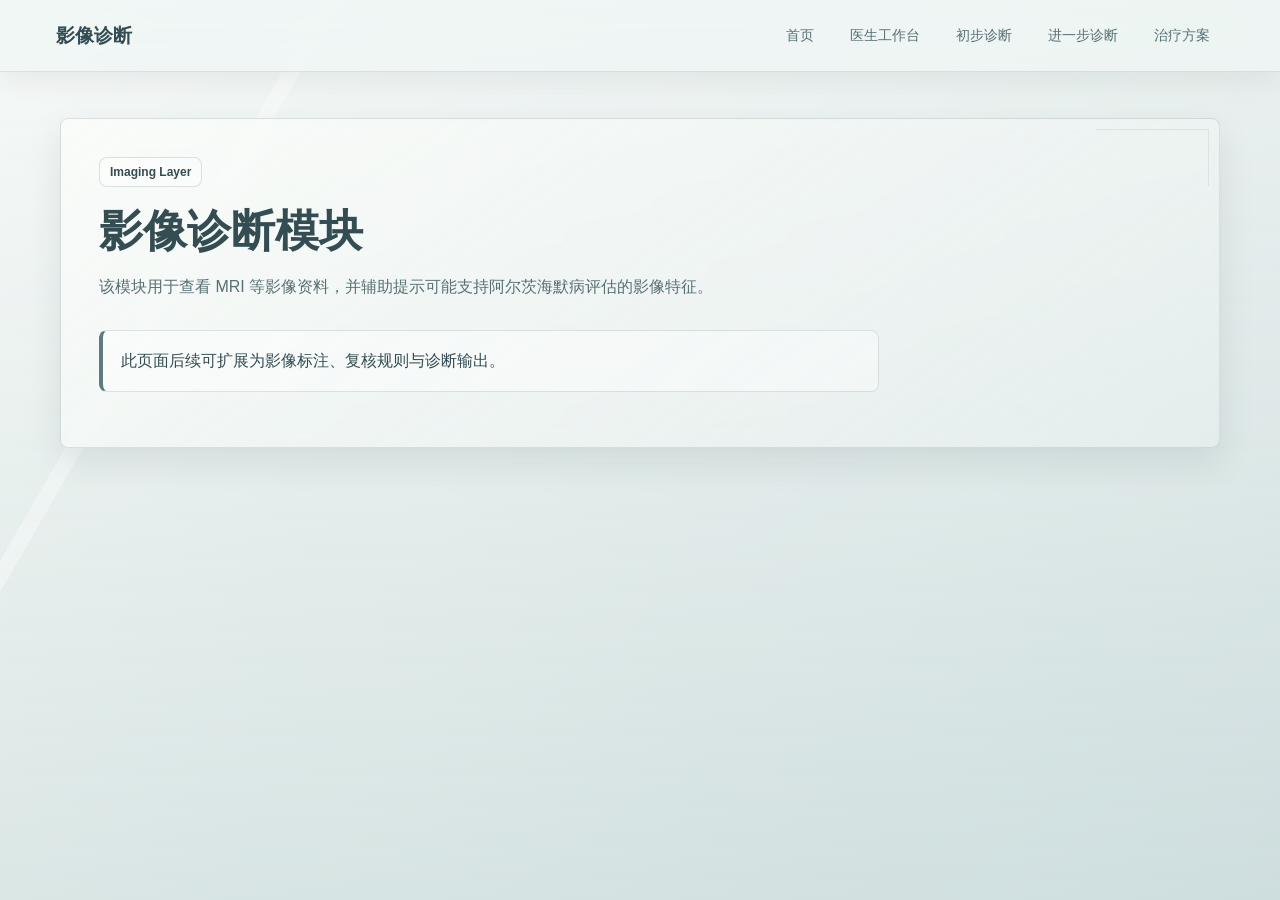
<file: doctor/clinical-diagnosis/doctor/imaging-diagnosis/index.html>
<!DOCTYPE html>
<html lang="zh-CN">
<head>
  <meta charset="UTF-8">
  <meta name="viewport" content="width=device-width, initial-scale=1.0">
  <title>影像诊断</title>
  <link rel="stylesheet" href="../../css/common.css">
</head>
<body>

  <header class="site-header">
    <div class="logo">影像诊断</div>
    <nav class="nav-links">
      <a href="../../index.html">首页</a>
      <a href="../index.html">医生工作台</a>
      <a href="../basic-diagnosis/index.html">初步诊断</a>
      <a href="../clinical-diagnosis/index.html">进一步诊断</a>
      <a href="../treatment/index.html">治疗方案</a>
    </nav>
  </header>

  <main class="page-container">
    <section class="module-placeholder">
      <span class="module-eyebrow">Imaging Layer</span>
      <h1>影像诊断模块</h1>
      <p>
        该模块用于查看 MRI 等影像资料，并辅助提示可能支持阿尔茨海默病评估的影像特征。
      </p>

      <div class="notice">
        此页面后续可扩展为影像标注、复核规则与诊断输出。
      </div>
    </section>
  </main>

</body>
</html>
</file>
<file: css/common.css>
* {
  box-sizing: border-box;
}

:root {
  --ink: #26383b;
  --ink-soft: #435b60;
  --mist-900: #334d52;
  --mist-700: #5f7b80;
  --mist-500: #879da0;
  --mist-300: #cbd9d9;
  --mist-200: #dce6e5;
  --mist-100: #edf3f1;
  --paper: rgba(248, 250, 248, 0.78);
  --paper-strong: rgba(252, 253, 250, 0.9);
  --paper-muted: rgba(230, 237, 235, 0.72);
  --line: rgba(80, 112, 118, 0.18);
  --line-strong: rgba(60, 91, 98, 0.28);
  --shadow: 0 22px 55px rgba(38, 56, 59, 0.15);
  --shadow-soft: 0 14px 34px rgba(38, 56, 59, 0.1);
  --radius: 8px;
}

body {
  margin: 0;
  min-height: 100vh;
  color: var(--ink);
  font-family: "Inter", "Segoe UI", "PingFang SC", "Microsoft YaHei", sans-serif;
  background:
    linear-gradient(145deg, rgba(244, 248, 246, 0.98) 0%, rgba(226, 236, 234, 0.94) 47%, rgba(210, 224, 225, 0.96) 100%),
    repeating-linear-gradient(90deg, rgba(255, 255, 255, 0.18) 0 1px, transparent 1px 22px);
}

body.page-bg-home,
body.page-bg-doctor {
  background-size: cover;
  background-repeat: no-repeat;
  background-position: center right;
  background-attachment: fixed;
}

body.page-bg-home {
  background-image:
    linear-gradient(180deg, rgba(237, 245, 243, 0.34), rgba(237, 245, 243, 0.16)),
    linear-gradient(90deg, rgba(237, 245, 243, 0.38), rgba(237, 245, 243, 0.08)),
    url("../assets/image/03.png");
}

body.page-bg-doctor {
  background-image:
    linear-gradient(180deg, rgba(237, 245, 243, 0.48), rgba(237, 245, 243, 0.36)),
    url("../assets/image/04.png");
  background-size: cover, cover;
  background-position: center, center right;
}

body.page-bg-home::before,
body.page-bg-doctor::before {
  content: none;
}

body::before {
  content: "";
  position: fixed;
  inset: 0;
  z-index: -1;
  background:
    linear-gradient(120deg, transparent 0 18%, rgba(255, 255, 255, 0.34) 18% 19%, transparent 19% 100%),
    linear-gradient(180deg, rgba(255, 255, 255, 0.28), rgba(183, 205, 207, 0.18));
  pointer-events: none;
}

a {
  color: inherit;
  text-decoration: none;
}

.site-header {
  position: sticky;
  top: 0;
  z-index: 100;
  display: flex;
  align-items: center;
  justify-content: space-between;
  min-height: 72px;
  padding: 0 56px;
  border-bottom: 1px solid rgba(80, 112, 118, 0.16);
  background: rgba(239, 246, 244, 0.72);
  backdrop-filter: blur(18px) saturate(126%);
  box-shadow: 0 10px 30px rgba(38, 56, 59, 0.07);
}

.logo {
  color: var(--mist-900);
  font-size: 19px;
  font-weight: 800;
  letter-spacing: 0;
}

.logo::after {
  content: none;
}

.nav-links {
  display: flex;
  align-items: center;
  gap: 8px;
  flex-wrap: wrap;
  justify-content: flex-end;
}

.nav-links a {
  min-height: 36px;
  padding: 9px 13px;
  border: 1px solid transparent;
  border-radius: var(--radius);
  color: var(--ink-soft);
  font-size: 14px;
  line-height: 1.2;
  transition: color 0.2s ease, background 0.2s ease, border-color 0.2s ease;
}

.nav-links a:hover {
  color: var(--mist-900);
  border-color: var(--line);
  background: rgba(255, 255, 255, 0.48);
}

.page-container {
  width: min(1160px, calc(100% - 40px));
  margin: 0 auto;
  padding: 46px 0 72px;
}

.visual-page {
  position: relative;
  display: grid;
  gap: 28px;
  width: min(1160px, calc(100% - 40px));
  min-height: calc(100vh - 118px);
  margin: 0 auto;
  padding: 38px 0;
  overflow: visible;
}

.visual-page::before {
  content: none;
}

.hero {
  position: relative;
  overflow: hidden;
  min-height: auto;
  margin-bottom: 0;
  padding: 42px;
  border: 1px solid var(--line);
  border-radius: var(--radius);
  background:
    linear-gradient(135deg, rgba(251, 253, 250, 0.86), rgba(231, 240, 239, 0.68)),
    linear-gradient(90deg, rgba(195, 213, 215, 0.28), transparent 72%);
  box-shadow: var(--shadow);
  backdrop-filter: blur(18px) saturate(120%);
}

.hero-content {
  position: relative;
  z-index: 1;
}

.hero-panel {
  width: 100%;
}

.floating-panel {
  position: relative;
  z-index: 1;
  justify-self: start;
  width: 100%;
  border: 1px solid rgba(80, 112, 118, 0.18);
  border-radius: var(--radius);
  background: rgba(252, 253, 250, 0.88);
  box-shadow: 0 20px 48px rgba(38, 56, 59, 0.16);
  backdrop-filter: blur(4px) saturate(110%);
}

.content-panel {
  padding: 28px;
}

.content-panel .section-title {
  margin-bottom: 18px;
}

.hero::after {
  content: "";
  position: absolute;
  left: 0;
  top: 0;
  width: 100%;
  height: 4px;
  background: linear-gradient(90deg, var(--mist-900), var(--mist-300), transparent);
}

.hero-tag,
.module-eyebrow {
  position: relative;
  z-index: 1;
  display: inline-flex;
  width: fit-content;
  align-items: center;
  min-height: 30px;
  margin-bottom: 18px;
  padding: 6px 10px;
  border: 1px solid rgba(80, 112, 118, 0.2);
  border-radius: var(--radius);
  background: rgba(255, 255, 255, 0.38);
  color: var(--mist-900);
  font-size: 12px;
  font-weight: 800;
  letter-spacing: 0;
}

.hero h1 {
  position: relative;
  z-index: 1;
  max-width: 980px;
  margin: 0 0 18px;
  color: var(--mist-900);
  font-size: clamp(32px, 5vw, 52px);
  line-height: 1.12;
  letter-spacing: 0;
}

.hero p {
  position: relative;
  z-index: 1;
  max-width: 1040px;
  margin: 0;
  color: var(--ink-soft);
  font-size: 16px;
  line-height: 1.85;
}

.section-title {
  display: flex;
  align-items: baseline;
  gap: 10px;
  margin: 0 0 18px;
  color: var(--mist-900);
  font-size: 24px;
  line-height: 1.3;
  letter-spacing: 0;
}

.section-title span {
  color: var(--mist-500);
  font-size: 13px;
  font-weight: 700;
}

.card-grid,
.entry-grid,
.module-grid {
  display: grid;
  grid-template-columns: repeat(2, minmax(0, 1fr));
  align-items: start;
  gap: 18px;
}

.card,
.entry-card,
.module-card,
.module-placeholder {
  position: relative;
  overflow: hidden;
  display: block;
  border: 1px solid var(--line);
  border-radius: var(--radius);
  background:
    linear-gradient(145deg, rgba(252, 253, 250, 0.66), rgba(229, 238, 237, 0.46)),
    rgba(255, 255, 255, 0.18);
  box-shadow: var(--shadow-soft);
  backdrop-filter: blur(8px) saturate(114%);
}

.module-card {
  background: rgba(252, 253, 250, 0.88);
  backdrop-filter: blur(4px) saturate(110%);
}

.card,
.entry-card,
.module-card {
  min-height: auto;
  padding: 22px 24px;
  transition: transform 0.22s ease, box-shadow 0.22s ease, border-color 0.22s ease, background 0.22s ease;
}

.card::before,
.entry-card::before,
.module-card::before,
.module-placeholder::before {
  content: "";
  position: absolute;
  inset: 10px 10px auto auto;
  width: 112px;
  height: 56px;
  border-top: 1px solid rgba(80, 112, 118, 0.14);
  border-right: 1px solid rgba(80, 112, 118, 0.14);
  opacity: 0.9;
}

.card:hover,
.entry-card:hover,
.module-card:hover {
  transform: translateY(-5px);
  border-color: var(--line-strong);
  background:
    linear-gradient(145deg, rgba(255, 255, 255, 0.76), rgba(223, 234, 233, 0.56)),
    rgba(255, 255, 255, 0.24);
  box-shadow: var(--shadow);
}

.card h2,
.entry-card h2,
.module-card h2,
.panel-copy h2 {
  position: relative;
  z-index: 1;
  margin: 0 0 12px;
  color: var(--mist-900);
  font-size: 22px;
  line-height: 1.35;
  letter-spacing: 0;
}

.card p,
.entry-card p,
.module-card p,
.panel-copy p {
  position: relative;
  z-index: 1;
  margin: 0;
  color: var(--ink-soft);
  font-size: 15px;
  line-height: 1.78;
}

.card-meta,
.module-kicker {
  position: relative;
  z-index: 1;
  display: block;
  margin-bottom: 18px;
  color: var(--mist-500);
  font-size: 12px;
  font-weight: 800;
}

.module-foot {
  position: relative;
  z-index: 1;
  display: flex;
  align-items: center;
  justify-content: space-between;
  gap: 14px;
  margin-top: 26px;
  padding-top: 18px;
  border-top: 1px solid rgba(80, 112, 118, 0.13);
  color: var(--mist-700);
  font-size: 13px;
  font-weight: 700;
}

.module-foot::after {
  content: "进入";
  min-width: 46px;
  text-align: right;
  color: var(--mist-900);
}

.primary-button {
  position: relative;
  z-index: 1;
  display: inline-flex;
  align-items: center;
  justify-content: center;
  min-height: 38px;
  margin-top: 22px;
  padding: 10px 14px;
  border: 1px solid rgba(80, 112, 118, 0.2);
  border-radius: var(--radius);
  background: rgba(255, 255, 255, 0.42);
  color: var(--mist-900);
  font-size: 14px;
  font-weight: 800;
  box-shadow: inset 0 1px 0 rgba(255, 255, 255, 0.72);
}

.module-placeholder {
  min-height: 330px;
  padding: 38px;
}

.module-placeholder h1 {
  position: relative;
  z-index: 1;
  max-width: 760px;
  margin: 0 0 16px;
  color: var(--mist-900);
  font-size: clamp(30px, 4vw, 44px);
  line-height: 1.16;
}

.module-placeholder p {
  position: relative;
  z-index: 1;
  max-width: 820px;
  margin: 0;
  color: var(--ink-soft);
  font-size: 16px;
  line-height: 1.85;
}

.notice {
  position: relative;
  z-index: 1;
  max-width: 780px;
  margin-top: 28px;
  padding: 16px 18px;
  border: 1px solid rgba(80, 112, 118, 0.18);
  border-left: 4px solid var(--mist-700);
  border-radius: var(--radius);
  background: rgba(255, 255, 255, 0.42);
  color: var(--mist-900);
  line-height: 1.75;
}

@media (max-width: 900px) {
  .site-header {
    align-items: flex-start;
    padding: 16px 20px;
    flex-direction: column;
    gap: 12px;
  }

  .nav-links {
    justify-content: flex-start;
  }

  .page-container {
    width: min(100% - 28px, 1160px);
    padding: 28px 0 52px;
  }

  .visual-page {
    width: min(100% - 28px, 1160px);
    padding: 20px 0;
  }

  .hero {
    min-height: auto;
    padding: 28px;
  }

  .hero-panel {
    width: 100%;
  }

  .floating-panel {
    width: 100%;
    justify-self: stretch;
  }

  .card-grid,
  .entry-grid,
  .module-grid {
    grid-template-columns: 1fr;
  }
}

@media (max-width: 520px) {
  .logo::after {
    display: none;
  }

  .nav-links a {
    padding: 8px 10px;
    font-size: 13px;
  }

  .hero,
  .card,
  .entry-card,
  .module-card,
  .module-placeholder {
    padding: 22px;
  }
}

.intro-text {
  text-indent: 2em;
}

.disease-panel {
  display: grid;
  gap: 16px;
}

.qa-card {
  position: relative;
  overflow: hidden;
  padding: 20px 22px;
  border: 1px solid var(--line);
  border-radius: var(--radius);
  background:
    linear-gradient(145deg, rgba(252, 253, 250, 0.58), rgba(229, 238, 237, 0.34)),
    rgba(255, 255, 255, 0.18);
  box-shadow: var(--shadow-soft);
  backdrop-filter: blur(16px) saturate(116%);
}

.qa-card::before {
  content: "Q";
  position: absolute;
  right: 18px;
  top: 10px;
  color: rgba(95, 123, 128, 0.16);
  font-size: 54px;
  font-weight: 900;
  line-height: 1;
}

.qa-card h3 {
  position: relative;
  z-index: 1;
  margin: 0 0 12px;
  color: var(--mist-900);
  font-size: 21px;
  line-height: 1.4;
}

.qa-card p {
  position: relative;
  z-index: 1;
  margin: 0;
  color: var(--ink-soft);
  font-size: 15px;
  line-height: 1.9;
  text-indent: 2em;
}

.qa-card ul {
  position: relative;
  z-index: 1;
  margin: 12px 0 0;
  padding-left: 1.4em;
  color: var(--ink-soft);
}

.qa-card li {
  margin: 6px 0;
  line-height: 1.75;
  font-size: 15px;
}

.qa-card sup {
  color: var(--mist-900);
  font-weight: 700;
}

.source-box {
  margin-top: 8px;
  padding: 18px 20px;
  border: 1px solid rgba(80, 112, 118, 0.18);
  border-left: 4px solid var(--mist-700);
  border-radius: var(--radius);
  background: rgba(255, 255, 255, 0.34);
}

.source-box h3 {
  margin: 0 0 10px;
  color: var(--mist-900);
  font-size: 18px;
}

.source-box ol {
  margin: 0;
  padding-left: 1.4em;
  color: var(--ink-soft);
}

.source-box li {
  margin: 8px 0;
  line-height: 1.65;
  font-size: 14px;
}

.source-box a {
  margin-left: 6px;
  color: var(--mist-900);
  font-weight: 700;
  text-decoration: underline;
  text-underline-offset: 3px;
}
</file>
<file: doctor/basic-diagnosis/basic-diagnosis.css>
.basic-diagnosis-page {
  display: grid;
  gap: 22px;
}

.basic-diagnosis-page .assessment-hero {
  margin-bottom: 0;
}

.basic-diagnosis-page .assessment-panel {
  padding: 28px;
}

.basic-form-grid {
  display: grid;
  grid-template-columns: repeat(3, minmax(0, 1fr));
  gap: 16px;
}

.field-item {
  position: relative;
  z-index: 1;
  display: grid;
  gap: 8px;
  color: var(--mist-900);
  font-size: 14px;
  font-weight: 800;
}

.field-item input,
.field-item select {
  width: 100%;
  min-height: 42px;
  padding: 10px 12px;
  border: 1px solid rgba(80, 112, 118, 0.22);
  border-radius: var(--radius);
  outline: none;
  background: rgba(255, 255, 255, 0.54);
  color: var(--ink);
  font: inherit;
  font-weight: 500;
  box-shadow: inset 0 1px 0 rgba(255, 255, 255, 0.62);
}

.field-item input:focus,
.field-item select:focus {
  border-color: var(--line-strong);
  background: rgba(255, 255, 255, 0.78);
  box-shadow: 0 0 0 3px rgba(95, 123, 128, 0.12);
}

.symptom-grid {
  display: grid;
  grid-template-columns: repeat(3, minmax(0, 1fr));
  gap: 16px;
}

.symptom-card {
  position: relative;
  z-index: 1;
  display: grid;
  gap: 11px;
  min-height: 210px;
  padding: 18px;
  border: 1px solid rgba(80, 112, 118, 0.18);
  border-radius: var(--radius);
  background:
    linear-gradient(145deg, rgba(252, 253, 250, 0.6), rgba(229, 238, 237, 0.34)),
    rgba(255, 255, 255, 0.16);
  box-shadow: 0 12px 26px rgba(38, 56, 59, 0.08);
}

.symptom-card-head {
  display: grid;
  gap: 4px;
  padding-bottom: 10px;
  border-bottom: 1px solid rgba(80, 112, 118, 0.13);
}

.symptom-card h3 {
  margin: 0;
  color: var(--mist-900);
  font-size: 18px;
  line-height: 1.35;
}

.symptom-card-head span {
  color: var(--mist-500);
  font-size: 12px;
  font-weight: 800;
}

.symptom-card label,
.red-flag-list label {
  display: flex;
  align-items: flex-start;
  gap: 8px;
  color: var(--ink-soft);
  font-size: 14px;
  line-height: 1.55;
  cursor: pointer;
}

.symptom-card input,
.red-flag-list input {
  width: 16px;
  height: 16px;
  margin-top: 3px;
  accent-color: var(--mist-700);
  flex: 0 0 auto;
}

.functional-card label {
  align-items: flex-start;
}

.red-flag-panel {
  display: grid;
  grid-template-columns: minmax(240px, 0.8fr) minmax(0, 1.2fr);
  gap: 22px;
  align-items: start;
}

.red-flag-copy p {
  position: relative;
  z-index: 1;
  margin: -6px 0 0;
  color: var(--ink-soft);
  line-height: 1.75;
}

.red-flag-list {
  position: relative;
  z-index: 1;
  display: grid;
  grid-template-columns: repeat(2, minmax(0, 1fr));
  gap: 12px;
  padding: 16px;
  border: 1px solid rgba(80, 112, 118, 0.16);
  border-radius: var(--radius);
  background: rgba(255, 255, 255, 0.34);
}

.action-row {
  display: flex;
  justify-content: flex-end;
  gap: 12px;
}

.assessment-button {
  margin-top: 0;
  min-width: 180px;
  cursor: pointer;
}

.secondary-button {
  display: inline-flex;
  align-items: center;
  justify-content: center;
  min-height: 38px;
  padding: 10px 14px;
  border: 1px solid rgba(80, 112, 118, 0.18);
  border-radius: var(--radius);
  background: rgba(230, 237, 235, 0.5);
  color: var(--ink-soft);
  font-size: 14px;
  font-weight: 800;
  cursor: pointer;
}

.assessment-button:hover,
.secondary-button:hover {
  border-color: var(--line-strong);
  background: rgba(255, 255, 255, 0.62);
}

.report-panel {
  scroll-margin-top: 92px;
}

.report-head {
  position: relative;
  z-index: 1;
  display: flex;
  align-items: flex-end;
  justify-content: space-between;
  gap: 18px;
  margin-bottom: 18px;
  padding-bottom: 18px;
  border-bottom: 1px solid rgba(80, 112, 118, 0.14);
}

.report-head h2 {
  margin: 0;
  color: var(--mist-900);
  font-size: 26px;
}

.report-head .module-eyebrow {
  margin-bottom: 12px;
}

.report-head p {
  max-width: 440px;
  margin: 0;
  color: var(--ink-soft);
  font-size: 14px;
  line-height: 1.65;
  text-align: right;
}

.demo-badge {
  position: relative;
  z-index: 1;
  display: inline-flex;
  width: fit-content;
  margin-bottom: 16px;
  padding: 7px 10px;
  border: 1px solid rgba(80, 112, 118, 0.18);
  border-radius: var(--radius);
  background: rgba(255, 255, 255, 0.42);
  color: var(--mist-700);
  font-size: 12px;
  font-weight: 800;
}

.report-grid {
  position: relative;
  z-index: 1;
  display: grid;
  gap: 14px;
}

.report-grid-two {
  grid-template-columns: repeat(2, minmax(0, 1fr));
}

.clinical-summary-card {
  position: relative;
  z-index: 1;
  margin-bottom: 18px;
  padding: 20px;
  border: 1px solid rgba(80, 112, 118, 0.18);
  border-radius: var(--radius);
  background:
    linear-gradient(145deg, rgba(252, 253, 250, 0.76), rgba(224, 236, 234, 0.54)),
    rgba(255, 255, 255, 0.3);
  box-shadow: 0 16px 34px rgba(38, 56, 59, 0.1);
}

.clinical-summary-card h3,
.system-description-card h3 {
  margin: 0 0 14px;
  color: var(--mist-900);
  font-size: 20px;
}

.summary-card-grid {
  display: grid;
  grid-template-columns: repeat(2, minmax(0, 1fr));
  gap: 12px;
}

.summary-card-grid section {
  min-height: 112px;
  padding: 14px;
  border: 1px solid rgba(80, 112, 118, 0.13);
  border-radius: var(--radius);
  background: rgba(255, 255, 255, 0.42);
}

.summary-card-grid span {
  display: block;
  margin-bottom: 8px;
  color: var(--mist-700);
  font-size: 12px;
  font-weight: 800;
}

.summary-card-grid p {
  margin: 0;
  color: var(--ink-soft);
  font-size: 15px;
  line-height: 1.75;
}

.report-section-title {
  position: relative;
  z-index: 1;
  margin: 20px 0 12px;
  color: var(--mist-900);
  font-size: 18px;
  font-weight: 800;
}

.report-block {
  padding: 16px 18px;
  border: 1px solid rgba(80, 112, 118, 0.15);
  border-left: 4px solid var(--mist-700);
  border-radius: var(--radius);
  background: rgba(255, 255, 255, 0.42);
}

.report-block h3 {
  margin: 0 0 8px;
  color: var(--mist-900);
  font-size: 17px;
  line-height: 1.4;
}

.report-block p {
  margin: 0;
  color: var(--ink-soft);
  font-size: 15px;
  line-height: 1.85;
  white-space: pre-line;
}

.patient-info-block {
  border-left-color: var(--mist-500);
}

.impression-block {
  border-left-color: var(--mist-900);
  background: rgba(237, 245, 243, 0.58);
}

.doctor-note-card,
.system-description-card {
  position: relative;
  z-index: 1;
  margin-top: 18px;
  padding: 18px;
  border: 1px solid rgba(80, 112, 118, 0.16);
  border-radius: var(--radius);
  background: rgba(255, 255, 255, 0.38);
}

.doctor-note-card label {
  display: block;
  margin-bottom: 10px;
  color: var(--mist-900);
  font-size: 18px;
  font-weight: 800;
}

.doctor-note-card textarea {
  width: 100%;
  min-height: 118px;
  padding: 12px;
  border: 1px solid rgba(80, 112, 118, 0.22);
  border-radius: var(--radius);
  outline: none;
  resize: vertical;
  background: rgba(255, 255, 255, 0.58);
  color: var(--ink);
  font: inherit;
  line-height: 1.75;
}

.doctor-note-card textarea:focus {
  border-color: var(--line-strong);
  box-shadow: 0 0 0 3px rgba(95, 123, 128, 0.12);
}

.system-description-card p {
  margin: 0;
  color: var(--ink-soft);
  font-size: 14px;
  line-height: 1.85;
}

@media (max-width: 980px) {
  .basic-form-grid,
  .symptom-grid {
    grid-template-columns: repeat(2, minmax(0, 1fr));
  }

  .red-flag-panel {
    grid-template-columns: 1fr;
  }
}

@media (max-width: 680px) {
  .basic-diagnosis-page .assessment-panel {
    padding: 22px;
  }

  .basic-form-grid,
  .symptom-grid,
  .red-flag-list,
  .summary-card-grid,
  .report-grid-two {
    grid-template-columns: 1fr;
  }

  .action-row,
  .report-head {
    align-items: stretch;
    flex-direction: column;
  }

  .assessment-button,
  .secondary-button {
    width: 100%;
  }

  .report-head p {
    text-align: left;
  }
}
</file>
<file: doctor/clinical-diagnosis/css/common.css>
* {
  box-sizing: border-box;
}

:root {
  --ink: #26383b;
  --ink-soft: #587074;
  --mist-900: #334d52;
  --mist-700: #5f7b80;
  --mist-500: #879da0;
  --mist-300: #cbd9d9;
  --mist-200: #dce6e5;
  --mist-100: #edf3f1;
  --paper: rgba(248, 250, 248, 0.78);
  --paper-strong: rgba(252, 253, 250, 0.9);
  --paper-muted: rgba(230, 237, 235, 0.72);
  --line: rgba(80, 112, 118, 0.18);
  --line-strong: rgba(60, 91, 98, 0.28);
  --shadow: 0 22px 55px rgba(38, 56, 59, 0.15);
  --shadow-soft: 0 14px 34px rgba(38, 56, 59, 0.1);
  --radius: 8px;
}

body {
  margin: 0;
  min-height: 100vh;
  color: var(--ink);
  font-family: "Inter", "Segoe UI", "PingFang SC", "Microsoft YaHei", sans-serif;
  background:
    linear-gradient(145deg, rgba(244, 248, 246, 0.98) 0%, rgba(226, 236, 234, 0.94) 47%, rgba(210, 224, 225, 0.96) 100%),
    repeating-linear-gradient(90deg, rgba(255, 255, 255, 0.18) 0 1px, transparent 1px 22px);
}

body.page-bg-home,
body.page-bg-doctor {
  background-size: cover;
  background-repeat: no-repeat;
  background-position: center right;
  background-attachment: fixed;
}

body.page-bg-home {
  background-image:
    linear-gradient(180deg, rgba(237, 245, 243, 0.34), rgba(237, 245, 243, 0.16)),
    linear-gradient(90deg, rgba(237, 245, 243, 0.38), rgba(237, 245, 243, 0.08)),
    url("../assets/image/03.png");
}

body.page-bg-doctor {
  background-image:
    linear-gradient(180deg, rgba(237, 245, 243, 0.34), rgba(237, 245, 243, 0.16)),
    linear-gradient(90deg, rgba(237, 245, 243, 0.38), rgba(237, 245, 243, 0.08)),
    url("../assets/image/04.png");
  background-size: cover, cover, cover;
  background-position: center, center, center right;
}

body.page-bg-home::before,
body.page-bg-doctor::before {
  content: none;
}

body::before {
  content: "";
  position: fixed;
  inset: 0;
  z-index: -1;
  background:
    linear-gradient(120deg, transparent 0 18%, rgba(255, 255, 255, 0.34) 18% 19%, transparent 19% 100%),
    linear-gradient(180deg, rgba(255, 255, 255, 0.28), rgba(183, 205, 207, 0.18));
  pointer-events: none;
}

a {
  color: inherit;
  text-decoration: none;
}

.site-header {
  position: sticky;
  top: 0;
  z-index: 100;
  display: flex;
  align-items: center;
  justify-content: space-between;
  min-height: 72px;
  padding: 0 56px;
  border-bottom: 1px solid rgba(80, 112, 118, 0.16);
  background: rgba(239, 246, 244, 0.72);
  backdrop-filter: blur(18px) saturate(126%);
  box-shadow: 0 10px 30px rgba(38, 56, 59, 0.07);
}

.logo {
  color: var(--mist-900);
  font-size: 19px;
  font-weight: 800;
  letter-spacing: 0;
}

.logo::after {
  content: none;
}

.nav-links {
  display: flex;
  align-items: center;
  gap: 8px;
  flex-wrap: wrap;
  justify-content: flex-end;
}

.nav-links a {
  min-height: 36px;
  padding: 9px 13px;
  border: 1px solid transparent;
  border-radius: var(--radius);
  color: var(--ink-soft);
  font-size: 14px;
  line-height: 1.2;
  transition: color 0.2s ease, background 0.2s ease, border-color 0.2s ease;
}

.nav-links a:hover {
  color: var(--mist-900);
  border-color: var(--line);
  background: rgba(255, 255, 255, 0.48);
}

.page-container {
  width: min(1160px, calc(100% - 40px));
  margin: 0 auto;
  padding: 46px 0 72px;
}

.visual-page {
  position: relative;
  display: grid;
  gap: 28px;
  width: min(1160px, calc(100% - 40px));
  min-height: calc(100vh - 118px);
  margin: 0 auto;
  padding: 38px 0;
  overflow: visible;
}

.visual-page::before {
  content: none;
}

.hero {
  position: relative;
  overflow: hidden;
  min-height: auto;
  margin-bottom: 0;
  padding: 42px;
  border: 1px solid var(--line);
  border-radius: var(--radius);
  background:
    linear-gradient(135deg, rgba(251, 253, 250, 0.86), rgba(231, 240, 239, 0.68)),
    linear-gradient(90deg, rgba(195, 213, 215, 0.28), transparent 72%);
  box-shadow: var(--shadow);
  backdrop-filter: blur(18px) saturate(120%);
}

.hero-content {
  position: relative;
  z-index: 1;
}

.hero-panel {
  width: 100%;
}

.floating-panel {
  position: relative;
  z-index: 1;
  justify-self: start;
  width: 100%;
  border: 1px solid rgba(80, 112, 118, 0.18);
  border-radius: var(--radius);
  background:
    linear-gradient(145deg, rgba(252, 253, 250, 0.68), rgba(229, 238, 237, 0.46)),
    rgba(255, 255, 255, 0.18);
  box-shadow: 0 20px 48px rgba(38, 56, 59, 0.16);
  backdrop-filter: blur(10px) saturate(114%);
}

.content-panel {
  padding: 28px;
}

.content-panel .section-title {
  margin-bottom: 18px;
}

.hero::after {
  content: "";
  position: absolute;
  left: 0;
  top: 0;
  width: 100%;
  height: 4px;
  background: linear-gradient(90deg, var(--mist-900), var(--mist-300), transparent);
}

.hero-tag,
.module-eyebrow {
  position: relative;
  z-index: 1;
  display: inline-flex;
  width: fit-content;
  align-items: center;
  min-height: 30px;
  margin-bottom: 18px;
  padding: 6px 10px;
  border: 1px solid rgba(80, 112, 118, 0.2);
  border-radius: var(--radius);
  background: rgba(255, 255, 255, 0.38);
  color: var(--mist-900);
  font-size: 12px;
  font-weight: 800;
  letter-spacing: 0;
}

.hero h1 {
  position: relative;
  z-index: 1;
  max-width: 980px;
  margin: 0 0 18px;
  color: var(--mist-900);
  font-size: clamp(32px, 5vw, 52px);
  line-height: 1.12;
  letter-spacing: 0;
}

.hero p {
  position: relative;
  z-index: 1;
  max-width: 1040px;
  margin: 0;
  color: var(--ink-soft);
  font-size: 16px;
  line-height: 1.85;
}

.section-title {
  display: flex;
  align-items: baseline;
  gap: 10px;
  margin: 0 0 18px;
  color: var(--mist-900);
  font-size: 24px;
  line-height: 1.3;
  letter-spacing: 0;
}

.section-title span {
  color: var(--mist-500);
  font-size: 13px;
  font-weight: 700;
}

.card-grid,
.entry-grid,
.module-grid {
  display: grid;
  grid-template-columns: repeat(2, minmax(0, 1fr));
  align-items: start;
  gap: 18px;
}

.card,
.entry-card,
.module-card,
.module-placeholder {
  position: relative;
  overflow: hidden;
  display: block;
  border: 1px solid var(--line);
  border-radius: var(--radius);
  background:
    linear-gradient(145deg, rgba(252, 253, 250, 0.66), rgba(229, 238, 237, 0.46)),
    rgba(255, 255, 255, 0.18);
  box-shadow: var(--shadow-soft);
  backdrop-filter: blur(8px) saturate(114%);
}

.card,
.entry-card,
.module-card {
  min-height: auto;
  padding: 22px 24px;
  transition: transform 0.22s ease, box-shadow 0.22s ease, border-color 0.22s ease, background 0.22s ease;
}

.card::before,
.entry-card::before,
.module-card::before,
.module-placeholder::before {
  content: "";
  position: absolute;
  inset: 10px 10px auto auto;
  width: 112px;
  height: 56px;
  border-top: 1px solid rgba(80, 112, 118, 0.14);
  border-right: 1px solid rgba(80, 112, 118, 0.14);
  opacity: 0.9;
}

.card:hover,
.entry-card:hover,
.module-card:hover {
  transform: translateY(-5px);
  border-color: var(--line-strong);
  background:
    linear-gradient(145deg, rgba(255, 255, 255, 0.76), rgba(223, 234, 233, 0.56)),
    rgba(255, 255, 255, 0.24);
  box-shadow: var(--shadow);
}

.card h2,
.entry-card h2,
.module-card h2,
.panel-copy h2 {
  position: relative;
  z-index: 1;
  margin: 0 0 12px;
  color: var(--mist-900);
  font-size: 22px;
  line-height: 1.35;
  letter-spacing: 0;
}

.card p,
.entry-card p,
.module-card p,
.panel-copy p {
  position: relative;
  z-index: 1;
  margin: 0;
  color: var(--ink-soft);
  font-size: 15px;
  line-height: 1.78;
}

.card-meta,
.module-kicker {
  position: relative;
  z-index: 1;
  display: block;
  margin-bottom: 18px;
  color: var(--mist-500);
  font-size: 12px;
  font-weight: 800;
}

.module-foot {
  position: relative;
  z-index: 1;
  display: flex;
  align-items: center;
  justify-content: space-between;
  gap: 14px;
  margin-top: 26px;
  padding-top: 18px;
  border-top: 1px solid rgba(80, 112, 118, 0.13);
  color: var(--mist-700);
  font-size: 13px;
  font-weight: 700;
}

.module-foot::after {
  content: "进入";
  min-width: 46px;
  text-align: right;
  color: var(--mist-900);
}

.primary-button {
  position: relative;
  z-index: 1;
  display: inline-flex;
  align-items: center;
  justify-content: center;
  min-height: 38px;
  margin-top: 22px;
  padding: 10px 14px;
  border: 1px solid rgba(80, 112, 118, 0.2);
  border-radius: var(--radius);
  background: rgba(255, 255, 255, 0.42);
  color: var(--mist-900);
  font-size: 14px;
  font-weight: 800;
  box-shadow: inset 0 1px 0 rgba(255, 255, 255, 0.72);
}

.module-placeholder {
  min-height: 330px;
  padding: 38px;
}

.module-placeholder h1 {
  position: relative;
  z-index: 1;
  max-width: 760px;
  margin: 0 0 16px;
  color: var(--mist-900);
  font-size: clamp(30px, 4vw, 44px);
  line-height: 1.16;
}

.module-placeholder p {
  position: relative;
  z-index: 1;
  max-width: 820px;
  margin: 0;
  color: var(--ink-soft);
  font-size: 16px;
  line-height: 1.85;
}

.notice {
  position: relative;
  z-index: 1;
  max-width: 780px;
  margin-top: 28px;
  padding: 16px 18px;
  border: 1px solid rgba(80, 112, 118, 0.18);
  border-left: 4px solid var(--mist-700);
  border-radius: var(--radius);
  background: rgba(255, 255, 255, 0.42);
  color: var(--mist-900);
  line-height: 1.75;
}

@media (max-width: 900px) {
  .site-header {
    align-items: flex-start;
    padding: 16px 20px;
    flex-direction: column;
    gap: 12px;
  }

  .nav-links {
    justify-content: flex-start;
  }

  .page-container {
    width: min(100% - 28px, 1160px);
    padding: 28px 0 52px;
  }

  .visual-page {
    width: min(100% - 28px, 1160px);
    padding: 20px 0;
  }

  .hero {
    min-height: auto;
    padding: 28px;
  }

  .hero-panel {
    width: 100%;
  }

  .floating-panel {
    width: 100%;
    justify-self: stretch;
  }

  .card-grid,
  .entry-grid,
  .module-grid {
    grid-template-columns: 1fr;
  }
}

@media (max-width: 520px) {
  .logo::after {
    display: none;
  }

  .nav-links a {
    padding: 8px 10px;
    font-size: 13px;
  }

  .hero,
  .card,
  .entry-card,
  .module-card,
  .module-placeholder {
    padding: 22px;
  }
}

.intro-text {
  text-indent: 2em;
}

.disease-panel {
  display: grid;
  gap: 16px;
}

.qa-card {
  position: relative;
  overflow: hidden;
  padding: 20px 22px;
  border: 1px solid var(--line);
  border-radius: var(--radius);
  background:
    linear-gradient(145deg, rgba(252, 253, 250, 0.58), rgba(229, 238, 237, 0.34)),
    rgba(255, 255, 255, 0.18);
  box-shadow: var(--shadow-soft);
  backdrop-filter: blur(16px) saturate(116%);
}

.qa-card::before {
  content: "Q";
  position: absolute;
  right: 18px;
  top: 10px;
  color: rgba(95, 123, 128, 0.16);
  font-size: 54px;
  font-weight: 900;
  line-height: 1;
}

.qa-card h3 {
  position: relative;
  z-index: 1;
  margin: 0 0 12px;
  color: var(--mist-900);
  font-size: 21px;
  line-height: 1.4;
}

.qa-card p {
  position: relative;
  z-index: 1;
  margin: 0;
  color: var(--ink-soft);
  font-size: 15px;
  line-height: 1.9;
  text-indent: 2em;
}

.qa-card ul {
  position: relative;
  z-index: 1;
  margin: 12px 0 0;
  padding-left: 1.4em;
  color: var(--ink-soft);
}

.qa-card li {
  margin: 6px 0;
  line-height: 1.75;
  font-size: 15px;
}

.qa-card sup {
  color: var(--mist-900);
  font-weight: 700;
}

.source-box {
  margin-top: 8px;
  padding: 18px 20px;
  border: 1px solid rgba(80, 112, 118, 0.18);
  border-left: 4px solid var(--mist-700);
  border-radius: var(--radius);
  background: rgba(255, 255, 255, 0.34);
}

.source-box h3 {
  margin: 0 0 10px;
  color: var(--mist-900);
  font-size: 18px;
}

.source-box ol {
  margin: 0;
  padding-left: 1.4em;
  color: var(--ink-soft);
}

.source-box li {
  margin: 8px 0;
  line-height: 1.65;
  font-size: 14px;
}

.source-box a {
  margin-left: 6px;
  color: var(--mist-900);
  font-weight: 700;
  text-decoration: underline;
  text-underline-offset: 3px;
}
</file>
<file: doctor/clinical-diagnosis/doctor/clinical-diagnosis/style.css>
/* 临床检查辅助诊断页：继承 css/common.css 的整体视觉风格 */
.clinical-page {
  --clinical-accent: var(--mist-900);
  --clinical-accent-soft: var(--mist-700);
  --clinical-ok: #4f7f68;
  --clinical-warn: #9a6a25;
  --clinical-high: #9a4b4b;
}

.clinical-shell {
  gap: 24px;
}

.clinical-hero {
  min-height: 360px;
  padding: 0;
  border-radius: calc(var(--radius) + 10px);
  background:
    radial-gradient(circle at 90% 16%, rgba(128, 198, 191, 0.24), transparent 28%),
    radial-gradient(circle at 12% 28%, rgba(206, 222, 226, 0.44), transparent 34%),
    linear-gradient(126deg, rgba(251, 253, 250, 0.9), rgba(232, 241, 240, 0.74) 55%, rgba(217, 233, 232, 0.66));
}

.clinical-hero::before {
  content: "";
  position: absolute;
  right: -120px;
  top: -110px;
  width: 300px;
  height: 300px;
  border-radius: 48%;
  background: linear-gradient(135deg, rgba(96, 153, 151, 0.16), rgba(255, 255, 255, 0.18));
  box-shadow: -80px 150px 120px rgba(95, 123, 128, 0.13);
  pointer-events: none;
}

.clinical-hero::after {
  opacity: 0.72;
}

.clinical-hero-layout {
  position: relative;
  z-index: 1;
  display: grid;
  grid-template-columns: minmax(0, 1.12fr) minmax(390px, 0.78fr);
  gap: 34px;
  align-items: center;
  min-height: 360px;
  padding: 42px 48px;
}

.clinical-hero-copy h1 {
  max-width: none;
  margin-bottom: 18px;
  font-size: clamp(42px, 4.4vw, 56px);
  line-height: 1.08;
  letter-spacing: -1.6px;
  white-space: nowrap;
}

.clinical-hero-copy p {
  max-width: 690px;
  color: #506a70;
  font-size: 16px;
  line-height: 1.88;
}

.clinical-hero-visual {
  position: relative;
  min-height: 292px;
}

.illustration-card {
  position: relative;
  width: min(100%, 460px);
  margin-left: auto;
  border-radius: 34px;
  background:
    linear-gradient(145deg, rgba(255, 255, 255, 0.66), rgba(226, 240, 239, 0.46)),
    rgba(255, 255, 255, 0.22);
  box-shadow: 0 22px 50px rgba(38, 56, 59, 0.13);
  overflow: hidden;
  aspect-ratio: 31 / 21;
}

.illustration-card::before {
  content: "";
  position: absolute;
  right: -66px;
  top: -56px;
  width: 188px;
  height: 188px;
  border-radius: 46%;
  background: rgba(135, 205, 199, 0.26);
}

.illustration-card::after {
  content: "";
  position: absolute;
  left: -48px;
  bottom: -58px;
  width: 156px;
  height: 156px;
  border-radius: 50%;
  background: rgba(77, 119, 128, 0.08);
}

.visual-orb {
  position: absolute;
  z-index: 1;
  border-radius: 999px;
  pointer-events: none;
}

.orb-a {
  right: 10px;
  top: 84px;
  width: 90px;
  height: 90px;
  background: rgba(141, 214, 207, 0.28);
}

.orb-b {
  left: 38px;
  bottom: 44px;
  width: 74px;
  height: 74px;
  background: rgba(255, 255, 255, 0.28);
  border: 1px solid rgba(255, 255, 255, 0.35);
}

.clinical-illustration {
  position: absolute;
  z-index: 2;
  inset: 8px;
  width: calc(100% - 16px);
  height: calc(100% - 16px);
  object-fit: contain;
  filter: drop-shadow(0 14px 22px rgba(38, 56, 59, 0.08));
}

.clinical-dot-btn {
  position: absolute;
  z-index: 7;
  left: 77.4%;
  top: 54.4%;
  width: 28px;
  height: 28px;
  padding: 0;
  border: 0;
  border-radius: 50%;
  background: transparent;
  opacity: 0.01;
  cursor: default;
}

.clinical-dot-btn:focus-visible {
  outline: none;
}

.clinical-actions {
  position: relative;
  z-index: 1;
  display: flex;
  flex-wrap: wrap;
  gap: 12px;
  margin-top: 24px;
}

.clinical-actions.right {
  justify-content: flex-end;
}

.clinical-btn,
.download-link {
  min-height: 40px;
  display: inline-flex;
  align-items: center;
  justify-content: center;
  padding: 10px 15px;
  border-radius: var(--radius);
  border: 1px solid rgba(80, 112, 118, 0.22);
  font: inherit;
  font-size: 14px;
  font-weight: 800;
  cursor: pointer;
  transition: transform 0.18s ease, box-shadow 0.18s ease, background 0.18s ease, border-color 0.18s ease;
}

.clinical-btn.primary {
  color: #f8fbf9;
  background: linear-gradient(135deg, var(--mist-900), var(--mist-700));
  box-shadow: 0 12px 24px rgba(38, 56, 59, 0.14);
}

.clinical-btn.secondary,
.download-link {
  color: var(--mist-900);
  background: rgba(255, 255, 255, 0.42);
  box-shadow: inset 0 1px 0 rgba(255, 255, 255, 0.72);
}

.clinical-btn:hover,
.download-link:hover {
  transform: translateY(-1px);
  border-color: var(--line-strong);
  box-shadow: var(--shadow-soft);
}

.clinical-btn:disabled {
  cursor: wait;
}

.clinical-flow {
  padding: 26px 28px;
}

.flow-steps {
  display: grid;
  grid-template-columns: 1fr 64px 1fr 64px 1fr;
  align-items: stretch;
  gap: 0;
}

.flow-card {
  position: relative;
  min-height: 112px;
  display: flex;
  align-items: flex-start;
  gap: 16px;
  padding: 20px;
  border: 1px solid var(--line);
  border-radius: var(--radius);
  background: linear-gradient(145deg, rgba(252, 253, 250, 0.64), rgba(229, 238, 237, 0.42)), rgba(255, 255, 255, 0.2);
  box-shadow: var(--shadow-soft);
  overflow: hidden;
}

.flow-card::after {
  content: "";
  position: absolute;
  inset: 10px 10px auto auto;
  width: 88px;
  height: 42px;
  border-top: 1px solid rgba(80, 112, 118, 0.12);
  border-right: 1px solid rgba(80, 112, 118, 0.12);
}

.flow-card b {
  flex: 0 0 auto;
  width: 42px;
  height: 42px;
  display: grid;
  place-items: center;
  border-radius: var(--radius);
  color: #fff;
  background: linear-gradient(135deg, var(--mist-900), var(--mist-700));
  font-size: 20px;
}

.flow-card strong {
  display: block;
  margin: 4px 0 7px;
  color: var(--mist-900);
  font-size: 18px;
  line-height: 1.35;
}

.flow-card p {
  margin: 0;
  color: var(--ink-soft);
  font-size: 14px;
  line-height: 1.65;
}

.flow-steps em {
  align-self: center;
  height: 2px;
  margin: 0 10px;
  background: linear-gradient(90deg, rgba(80, 112, 118, 0.15), var(--mist-700), rgba(80, 112, 118, 0.15));
}

.clinical-grid {
  display: grid;
  grid-template-columns: minmax(0, 1.24fr) minmax(360px, 0.76fr);
  gap: 24px;
  align-items: start;
}

.clinical-panel {
  padding: 28px;
}

.clinical-panel-title {
  display: flex;
  justify-content: space-between;
  align-items: flex-start;
  gap: 18px;
  margin-bottom: 20px;
}

.clinical-panel-title h2 {
  margin: 0 0 8px;
  color: var(--mist-900);
  font-size: 23px;
  line-height: 1.3;
}

.clinical-panel-title p {
  margin: 0;
  color: var(--ink-soft);
  font-size: 14px;
  line-height: 1.7;
}

.clinical-tag {
  flex: 0 0 auto;
  display: inline-flex;
  min-height: 30px;
  align-items: center;
  padding: 7px 10px;
  border: 1px solid rgba(80, 112, 118, 0.18);
  border-radius: var(--radius);
  background: rgba(255, 255, 255, 0.38);
  color: var(--mist-900);
  font-size: 12px;
  font-weight: 800;
}

.clinical-tag.muted {
  color: var(--mist-700);
  background: rgba(230, 237, 235, 0.46);
}

.tabs {
  display: flex;
  gap: 8px;
  padding: 5px;
  margin-bottom: 20px;
  border: 1px solid var(--line);
  border-radius: var(--radius);
  background: rgba(230, 237, 235, 0.45);
}

.tab {
  flex: 1;
  min-height: 40px;
  border: 1px solid transparent;
  border-radius: var(--radius);
  background: transparent;
  color: var(--ink-soft);
  font: inherit;
  font-size: 14px;
  font-weight: 800;
  cursor: pointer;
}

.tab.active {
  color: var(--mist-900);
  border-color: rgba(80, 112, 118, 0.16);
  background: rgba(255, 255, 255, 0.62);
  box-shadow: var(--shadow-soft);
}

.tab-panel {
  display: none;
}

.tab-panel.active {
  display: block;
}

.form-block {
  margin-bottom: 16px;
  padding: 20px;
  border: 1px solid var(--line);
  border-radius: var(--radius);
  background: linear-gradient(145deg, rgba(252, 253, 250, 0.58), rgba(229, 238, 237, 0.34)), rgba(255, 255, 255, 0.18);
  box-shadow: var(--shadow-soft);
}

.form-block h3 {
  margin: 0 0 16px;
  color: var(--mist-900);
  font-size: 18px;
  line-height: 1.4;
}

.form-block h3 span {
  display: inline-grid;
  place-items: center;
  width: 34px;
  height: 34px;
  margin-right: 10px;
  border-radius: var(--radius);
  color: #fff;
  background: linear-gradient(135deg, var(--mist-900), var(--mist-700));
  font-size: 13px;
}

.form-grid {
  display: grid;
  grid-template-columns: repeat(3, minmax(0, 1fr));
  gap: 14px;
}

label {
  display: flex;
  flex-direction: column;
  gap: 7px;
  color: var(--mist-900);
  font-size: 14px;
  font-weight: 750;
  line-height: 1.4;
}

input,
select {
  width: 100%;
  min-height: 42px;
  padding: 10px 12px;
  border: 1px solid rgba(80, 112, 118, 0.22);
  border-radius: var(--radius);
  background: rgba(255, 255, 255, 0.72);
  color: var(--ink);
  font: inherit;
  font-size: 14px;
  outline: none;
  transition: border-color 0.18s ease, box-shadow 0.18s ease, background 0.18s ease;
}

input:focus,
select:focus {
  border-color: var(--mist-700);
  background: rgba(255, 255, 255, 0.9);
  box-shadow: 0 0 0 4px rgba(95, 123, 128, 0.12);
}

.advanced {
  margin: 10px 0 4px;
  padding: 16px 18px;
  border: 1px dashed rgba(80, 112, 118, 0.28);
  border-radius: var(--radius);
  background: rgba(237, 243, 241, 0.55);
}

.advanced summary {
  cursor: pointer;
  color: var(--mist-900);
  font-weight: 800;
}

.advanced .form-grid {
  margin-top: 16px;
}

.upload {
  min-height: 300px;
  display: flex;
  flex-direction: column;
  align-items: center;
  justify-content: center;
  padding: 34px;
  border: 2px dashed rgba(80, 112, 118, 0.28);
  border-radius: var(--radius);
  background: linear-gradient(145deg, rgba(252, 253, 250, 0.62), rgba(229, 238, 237, 0.38)), rgba(255, 255, 255, 0.18);
  text-align: center;
}

.upload.dragover {
  border-color: var(--mist-900);
  background: rgba(255, 255, 255, 0.6);
}

.upload-icon {
  width: 58px;
  height: 58px;
  display: grid;
  place-items: center;
  margin-bottom: 14px;
  border-radius: var(--radius);
  color: #fff;
  background: linear-gradient(135deg, var(--mist-900), var(--mist-700));
  font-size: 28px;
  font-weight: 800;
}

.upload h3 {
  margin: 0 0 8px;
  color: var(--mist-900);
  font-size: 20px;
}

.upload p {
  max-width: 520px;
  margin: 0;
  color: var(--ink-soft);
  line-height: 1.75;
}

.preview {
  margin-top: 16px;
  padding: 14px;
  border: 1px solid var(--line);
  border-radius: var(--radius);
  background: rgba(255, 255, 255, 0.54);
  overflow-x: auto;
}

.preview table {
  width: 100%;
  min-width: 640px;
  border-collapse: collapse;
}

.preview th,
.preview td {
  padding: 9px 10px;
  border-bottom: 1px solid rgba(80, 112, 118, 0.12);
  color: var(--ink-soft);
  font-size: 13px;
  text-align: left;
}

.result-panel {
  position: sticky;
  top: 96px;
}

.empty {
  min-height: 405px;
  display: grid;
  place-items: center;
  align-content: center;
  gap: 10px;
  text-align: center;
  color: var(--ink-soft);
}

.empty h3 {
  margin: 10px 0 0;
  color: var(--mist-900);
  font-size: 20px;
}

.empty p {
  max-width: 320px;
  margin: 0;
  line-height: 1.75;
}

.orbit {
  position: relative;
  width: 90px;
  height: 90px;
  border: 1px solid rgba(80, 112, 118, 0.2);
  border-radius: 50%;
}

.orbit i {
  position: absolute;
  width: 15px;
  height: 15px;
  border-radius: 50%;
  background: var(--mist-700);
}

.orbit i:nth-child(1) { left: 38px; top: -7px; }
.orbit i:nth-child(2) { right: 0; bottom: 16px; }
.orbit i:nth-child(3) { left: 5px; bottom: 10px; }

.hidden {
  display: none !important;
}

.risk {
  padding: 22px;
  border: 1px solid rgba(80, 112, 118, 0.18);
  border-radius: var(--radius);
  color: #fff;
  background: linear-gradient(135deg, var(--mist-900), var(--mist-700));
  box-shadow: var(--shadow-soft);
}

.risk.low { background: linear-gradient(135deg, #4f7f68, #6f9a82); }
.risk.medium { background: linear-gradient(135deg, #9a6a25, #b98d4b); }
.risk.high { background: linear-gradient(135deg, #9a4b4b, #7a3939); }

.risk span {
  display: flex;
  justify-content: space-between;
  gap: 12px;
  font-size: 14px;
  opacity: 0.95;
}

.risk strong {
  display: block;
  margin: 16px 0;
  font-size: 46px;
  line-height: 1;
  font-weight: 900;
}

.risk div {
  height: 10px;
  overflow: hidden;
  border-radius: 999px;
  background: rgba(255, 255, 255, 0.28);
}

.risk div i {
  display: block;
  width: 0;
  height: 100%;
  border-radius: inherit;
  background: #fff;
  transition: width 0.7s ease;
}

.mini-grid {
  display: grid;
  grid-template-columns: repeat(2, minmax(0, 1fr));
  gap: 12px;
  margin-top: 14px;
}

.mini-grid div,
.result-box,
.result-notice {
  padding: 16px;
  border: 1px solid var(--line);
  border-radius: var(--radius);
  background: rgba(255, 255, 255, 0.46);
}

.mini-grid .wide {
  grid-column: 1 / -1;
}

.mini-grid span {
  display: block;
  margin-bottom: 8px;
  color: var(--ink-soft);
  font-size: 13px;
  line-height: 1.4;
}

.mini-grid b {
  color: var(--mist-900);
  font-size: 21px;
  line-height: 1.35;
}

.result-box,
.result-notice {
  margin-top: 14px;
}

.result-box h3 {
  margin: 0 0 8px;
  color: var(--mist-900);
  font-size: 17px;
}

.result-box p,
.result-notice {
  color: var(--ink-soft);
  font-size: 14px;
  line-height: 1.78;
}

.result-box p {
  margin: 0;
}

.result-box ul {
  margin: 0;
  padding-left: 1.25em;
  color: var(--ink-soft);
  line-height: 1.75;
}

@media (max-width: 980px) {
  .clinical-hero-layout {
    grid-template-columns: 1fr;
    padding: 34px;
  }

  .clinical-hero-visual {
    min-height: 300px;
  }

  .illustration-card {
    width: min(100%, 520px);
    margin: 0 auto;
  }

  .flow-steps,
  .clinical-grid {
    grid-template-columns: 1fr;
    gap: 12px;
  }

  .flow-steps em {
    display: none;
  }

  .result-panel {
    position: static;
  }
}

@media (max-width: 760px) {
  .clinical-hero-layout,
  .clinical-panel,
  .clinical-flow {
    padding: 22px;
  }

  .clinical-hero-copy h1 {
    font-size: clamp(34px, 12vw, 48px);
    letter-spacing: -0.8px;
    white-space: normal;
  }

  .clinical-hero-copy p {
    font-size: 15px;
  }

  .clinical-hero-visual {
    min-height: 250px;
  }

  .illustration-card {
    width: 100%;
  }

  .clinical-panel-title {
    flex-direction: column;
  }

  .form-grid,
  .mini-grid {
    grid-template-columns: 1fr;
  }

  .tabs {
    flex-direction: column;
  }
}
</file>
